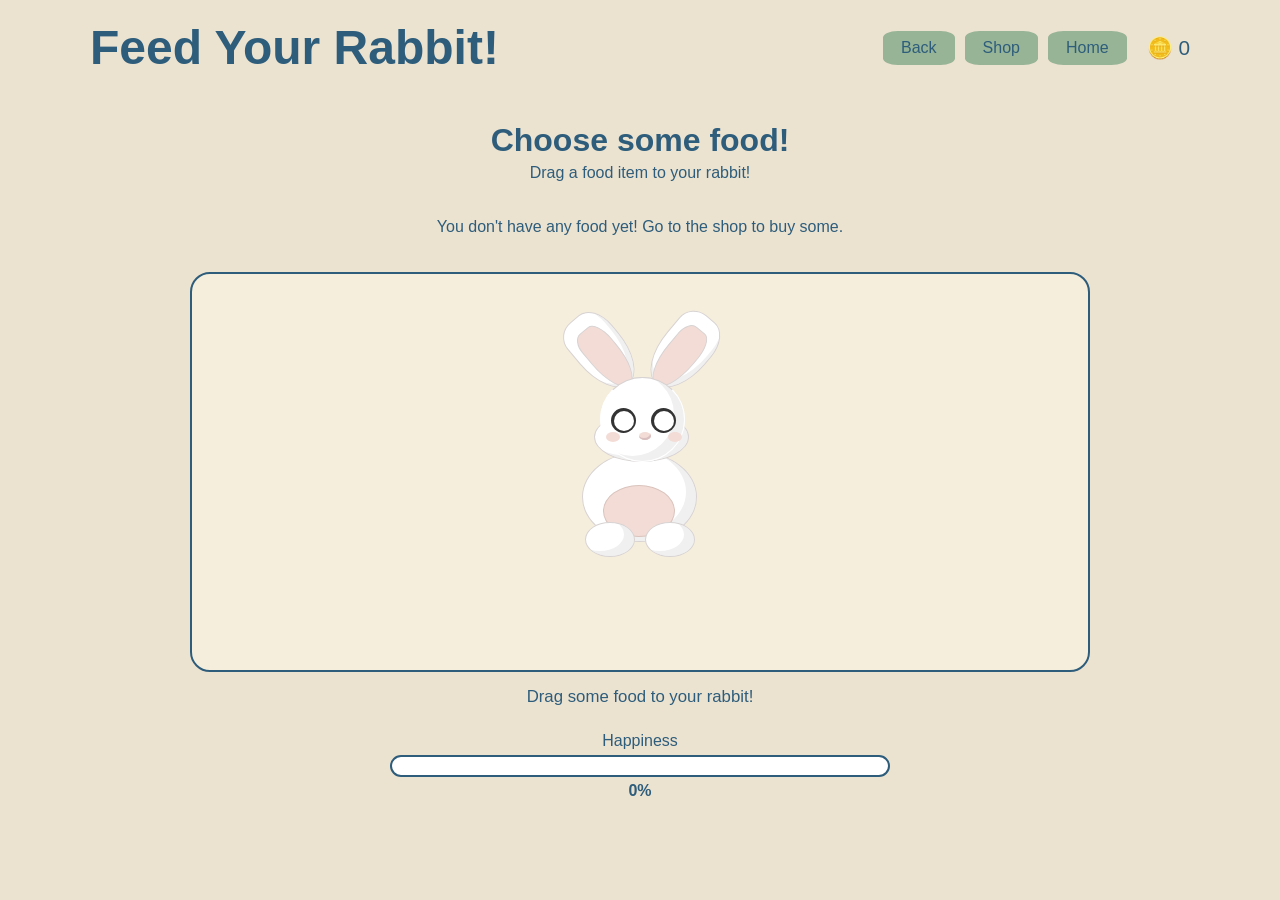
<file: feed.html>
<!DOCTYPE html>
<html lang="en">
    <head>
        <meta charset="UTF-8">
        <meta name="viewport" content="width=device-width, initial-scale=1.0">

        <title> Feed Rabbit 🥕</title>
        <link rel="stylesheet" href="feed.css">

    </head>

    <body>
        <header class="top-bar">
            <h1>Feed Your Rabbit!</h1>

            <div class="top-buttons">
                <a href="interact.html">Back</a>
                <a href="shoppage.html">Shop</a>
                <a href="index.html">Home</a>
            </div>

            <div class="coins">
                <span id="coin-count">$0</span>
            </div>
        </header>

        <main class="feed-container">
            <h2>Choose some food!</h2>
            <p class="instruction">
                Drag a food item to your rabbit!
            </p>

            <!--food items-->
            <section class="food-area">

                <div id="food-list">
                    <!--bought items will appear here-->
                </div>

            </section>

            <!--rabbit-->
            <section class="rabbit-area">
                <div id="rabbit">
                    <div class="torso"></div>
                    <div class="cheek"></div>
                    <div class="head">
                        <div class="ear left"></div>
                        <div class="ear right"></div>
                    </div>
                    <div class="head">
                        <div class="face">
                            <div class="sparkle"></div>
                            <div class="eyes"></div>
                            <div class="nose"></div>
                            <div class="cheeks"></div>
                        </div>
                    </div>
                
                    <div class="foot left"></div>
                    <div class="foot right"></div>
                </div>

                <!--reaction: Yummy~-->
                <div id="yummy">YUMMY~ </div>

                <!--reaction: sparkles-->
                <div class="food-sparkles">
                    ✨ <br> ✨<br>✨
                </div>
            </section>
            <!--feeding message-->
            <p id="feed-message">
                Drag some food to your rabbit!
            </p>

            <!--happiness-->
            <div class="happiness">
                <p>Happiness</p>
                <div class="happiness-bar">

                    <div id="happiness-fill" class="happiness-fill"></div>
                </div>

                <span id="happiness-number">70%</span>
            </div>

            <div id="night-popup" class="popup-overlay">
                <div class="popup-content">
                    <h1>Late Night Notice!</h1>
                    <p>It is past 9:00 PM. Please get some rest! Resume studying at 6.30 AM or later.</p>
                    <button id="close-popup">Dismiss</button>
                </div>
            </div>
        </main>

        <!--link to JS-->
        <script src="Rabbitdata.js"></script>
        <script src="feed.js"></script>
    </body>
</html>
</file>
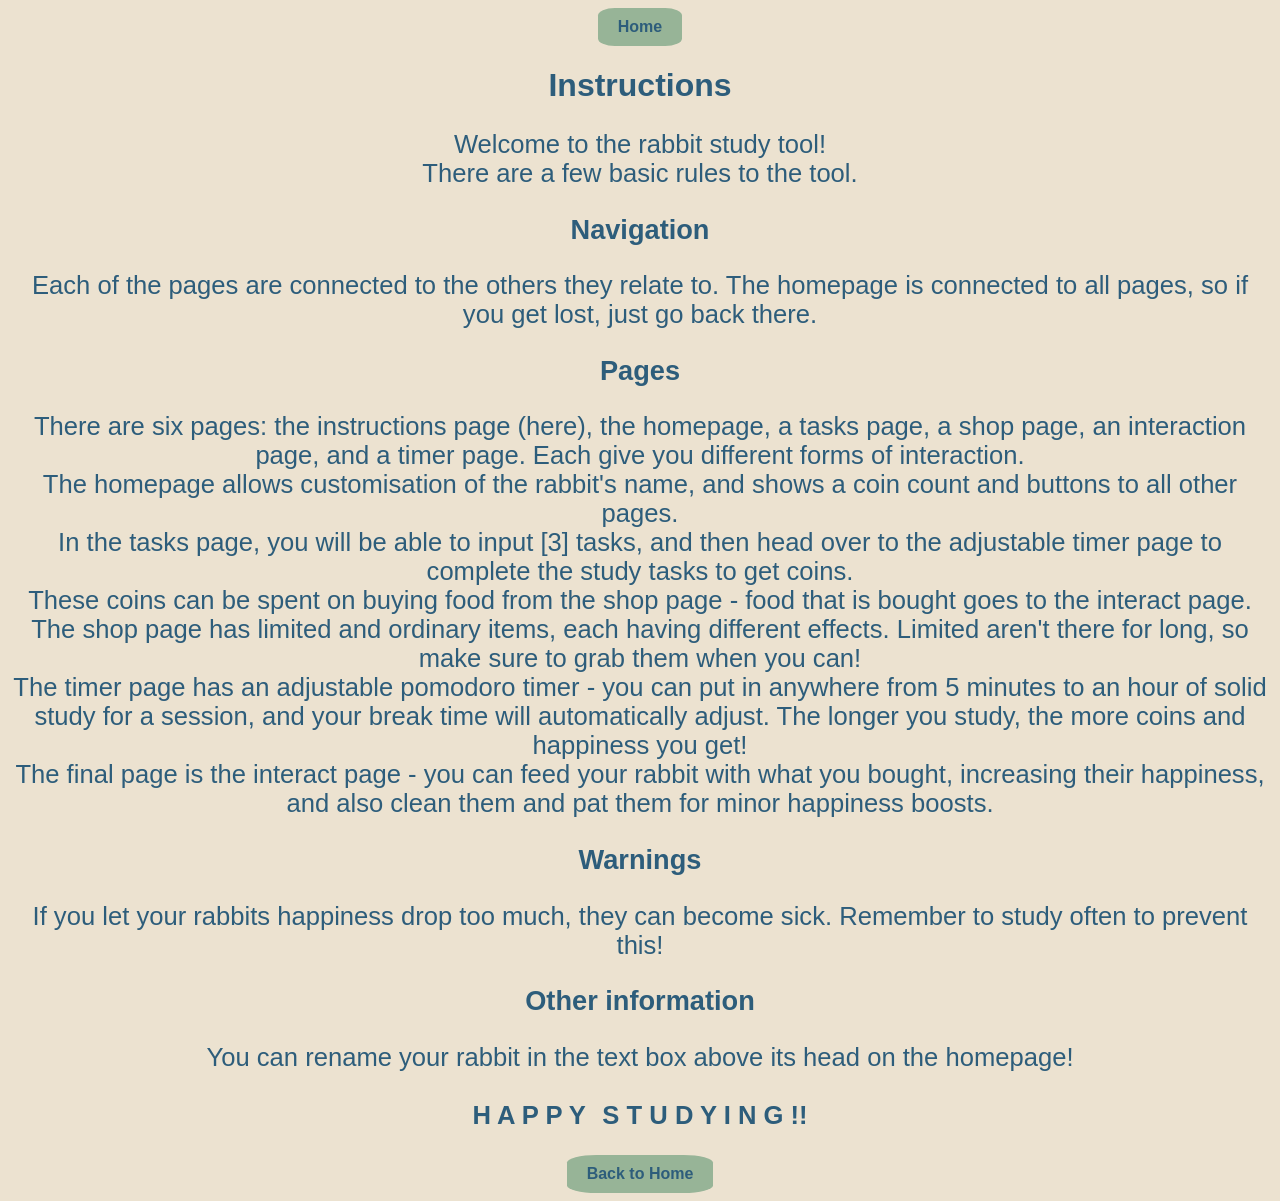
<file: instructionsv2.html>
<!-- This page is the instructions. It should contain:
  instructions on tasks, wardrobe, shop, interact, and timer pages
 An explanation of the live happiness meter -->

<html lang="en">
    <head>
        <meta charset="UTF-8">
        <meta name="viewport" content="width=device-width, initial-scale=1.0">
        <title>Rabbit tool instructions</title>

        <link rel="stylesheet" href="instructionsv2.css">
        
    <body>
        <div class="parent-container">
            <a href="index.html" class="buttonlink" id="homepage">Home</a>
            <h1 id="instruct">Instructions</h1>
            <p id="intro">
                Welcome to the rabbit study tool! <br> There are a few basic rules to the tool.
            </p>
            <h2 class="headings" id="navigation"> Navigation</h2>
            <p id="nav"> Each of the pages are connected to the others they relate to. 
                The homepage is connected to all pages, so if you get lost, just go back there. </p>
            <h2 class="headings" id="pags">Pages</h2>
            <p id="pages"> There are six pages: the instructions page (here), 
                the homepage, a tasks page, a shop page, an interaction page, 
                and a timer page. 
                Each give you different forms of interaction. <br> 
                The homepage allows customisation of the rabbit's 
                name, and shows a coin count and buttons to all other pages. <br> 
                In the tasks page, you will be able to input [3] tasks, and 
                then head over to the adjustable timer page to complete the 
                study tasks to get coins. <br> 
                These coins can be spent on buying food from the shop page - 
                food that is bought goes to the interact page.
                The shop page has limited and ordinary items, each having different effects. Limited aren't there for long, so make sure to grab
                them when you can!
                <br> The timer page has an adjustable pomodoro timer - you can put in anywhere from 5 minutes to an hour
                of solid study for a session, and your break time will automatically adjust. The longer you 
                study, the more coins and happiness you get! <br>
                The final page is the interact page - you can feed your rabbit with what you bought, increasing their happiness, 
             and also clean them and pat them for minor happiness boosts.</p>
            <h2 class="headings" id="warnings"> Warnings</h2>
            <p id="warn"> If you let your rabbits happiness drop too much, they can become sick. Remember to study often
                to prevent this!
            </p>
            <h2 class="headings" id="others"> Other information</h2>
            <p id="other">You can rename your rabbit in the text box above its head on the homepage!
                <br> <br> <b>H A P P Y  <span style="margin-left: 10px;"></span>S T U D Y I N G !!</b> <!--The span gives a larger gap between the words because [spacebar] wasn't cutting it.-->
            </p>
        </div>
        <a href="index.html" class="buttonlink" id="homepage">Back to Home</a>
        <!-- this is how u link 2 js <script src="script.js></script>"-->

        <div id="night-popup" class="popup-overlay">
            <div class="popup-content">
                <h1>Late Night Notice!</h1>
                <p>It is past 9:00 PM. Please get some rest! Resume studying at 6.30 AM or later.</p>
                <button id="close-popup">Dismiss</button>
            </div>
        </div>
        <!--link to JS-->
        <script src="Rabbitdata.js"></script>
    </body>
</html>
</file>
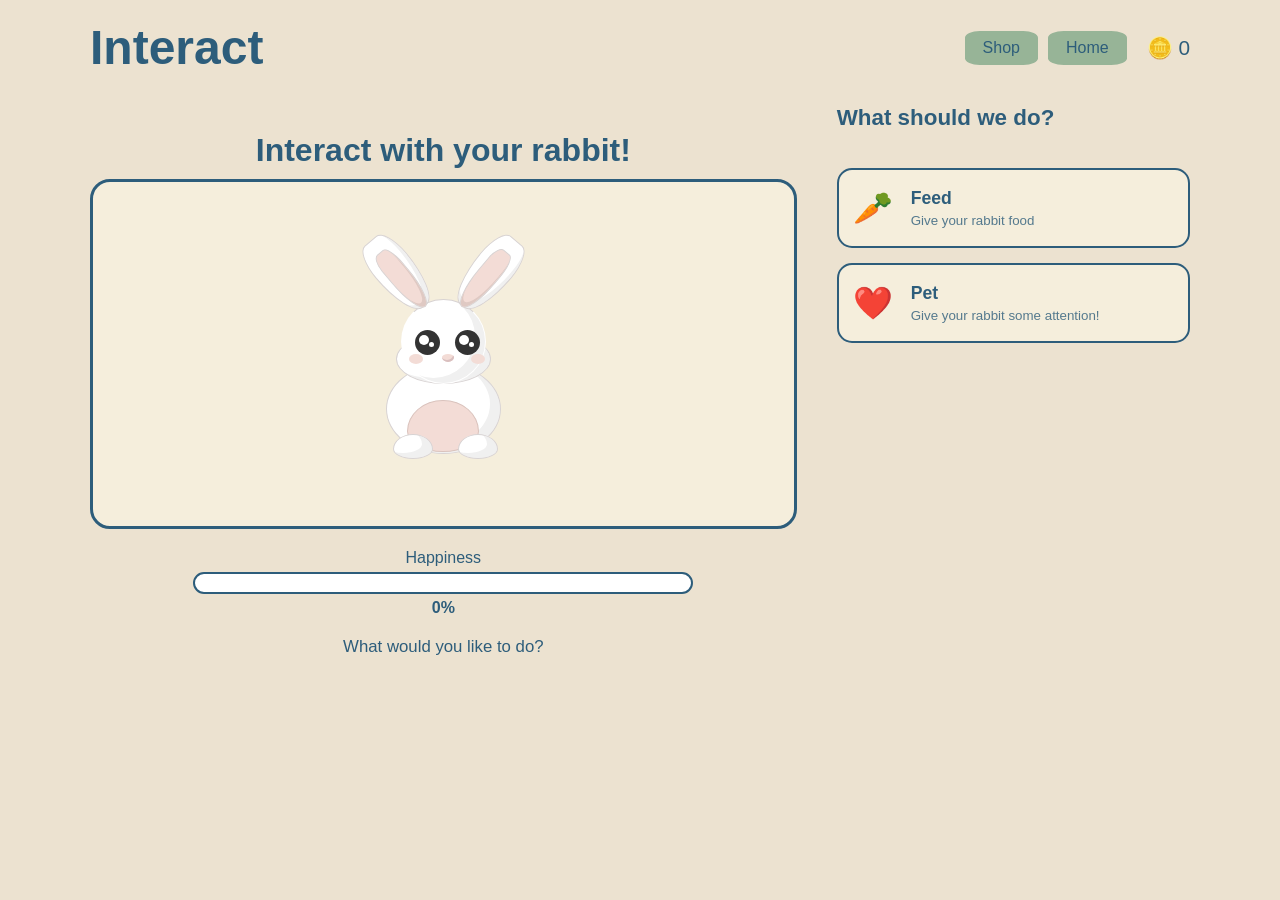
<file: interact.html>
<!DOCTYPE html>
<html lang="en">
<head>
    <meta charset="UTF-8">
    <meta name="viewport" content="width=device-width, initial-scale=1.0">

    <title>Interact page</title>

    <link rel="stylesheet" href="interact.css">
</head>

<body>
    <!--top of page-->
    <header class="top-bar">

        <h1 id="title">Interact</h1>

        <div class="top-buttons">
            <a href="shoppage.html">Shop</a>
            <a href="index.html">Home</a>
        </div>

        <div class="coins">
            <span id="coin-count"> $0</span>
        </div>

    </header>

    <!--main interaction area-->
    <main class="interact-container">
        <!--rabbit section-->
        <section class="rabbit-section">
            <h2>Interact with your rabbit!</h2>
            <div class="rabbit-area">
                <div id="rabbit">
                    <div class="torso"></div>
                    <div class="cheek"></div>

                    <div class="head">
                        <div class="ear left"></div>
                        <div class="ear right"></div>
                        
                        <div class="face">
                            <div class="sparkle"></div>
                            <div class="eyes"></div>
                            <div class="nose"></div>
                            <div class="cheeks"></div>
                        </div>
                    </div>
                    
                    <div class="foot left"></div>
                    <div class="foot right"></div>

                </div>
                
            </div>

            <!--happiness-->
            <div class="happiness">
                <p>Happiness</p>
                <div class="happiness-bar">
                    <div id="happiness-fill" class="happiness-fill"></div>
                </div>
                <span id="happiness-number">70%</span>
            </div>

            <!--message-->
            <p id="interaction-message">
                What would you like to do?
            </p>
        </section>

        <!--interaction buttons-->
        <aside class="interaction-menu">
            <h3>What should we do?</h3>

            <a href="feed.html"class="interaction-button">
                <span class="interaction-icon">🥕</span>

                <span>
                    <strong>Feed</strong>
                    <small>Give your rabbit food</small>
                </span>
            </a>

            <a href="pet.html" class="interaction-button">
                <span class="interaction-icon">❤️</span>
                <span>
                    <strong>Pet</strong>
                    <small>Give your rabbit some attention!</small>
                </span>
            </a>
        </aside>

        <div id="night-popup" class="popup-overlay">
                <div class="popup-content">
                    <h1>Late Night Notice!</h1>
                    <p>It is past 9:00 PM. Please get some rest! Resume studying at 6.30 AM or later.</p>
                    <button id="close-popup">Dismiss</button>
                </div>
        </div>
    </main>

    <!--link to js-->
    <script src="Rabbitdata.js"></script>
    <script src="interact.js"></script>
    
</body>
</html>
</file>
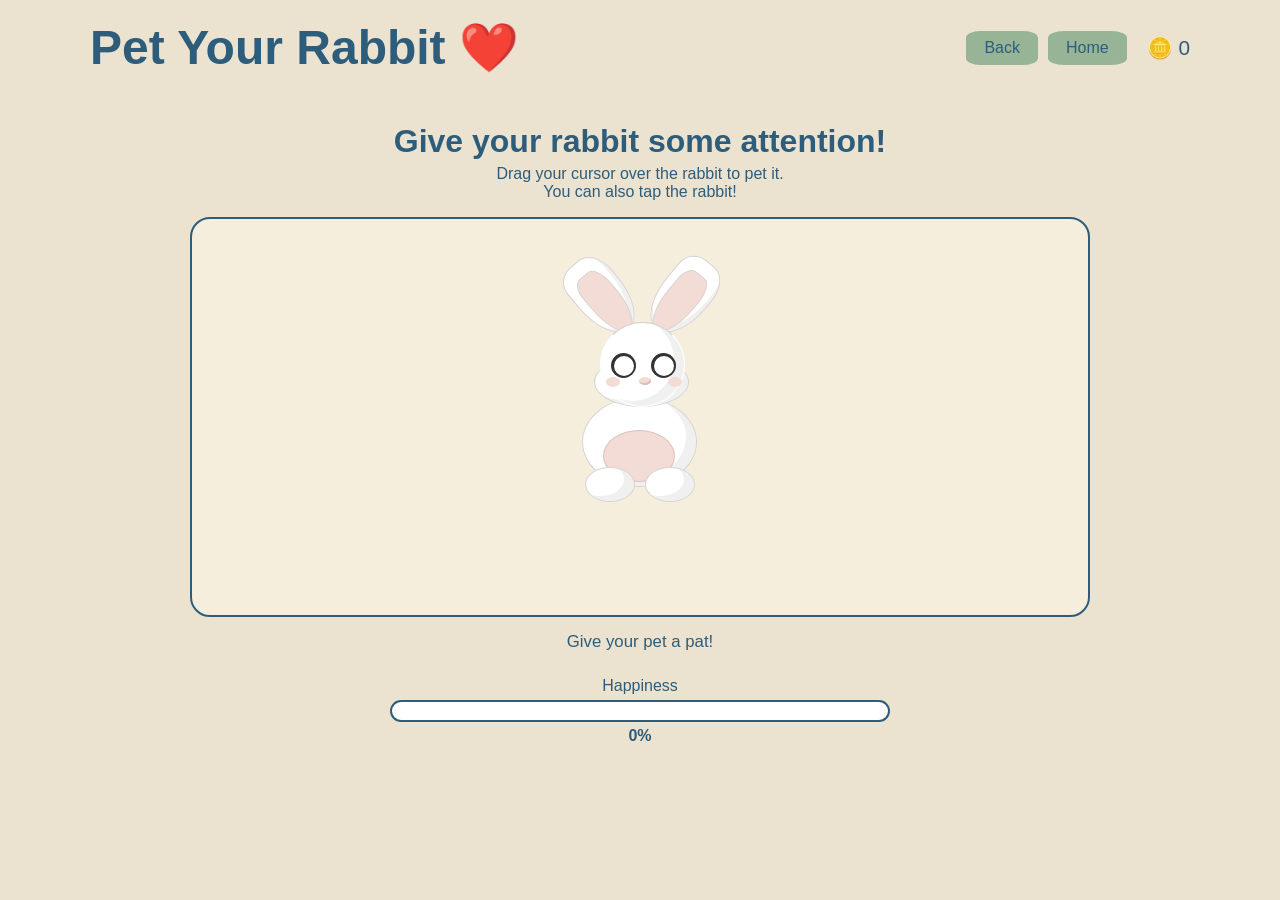
<file: pet.html>
<!DOCTYPE html>
<html lang="en">
    <head>
        <meta charset=UTF-8>
        <meta name="viewport" content="width=device-width", initial-scale="1.0">
        <title>Petting Rabbit ❤️</title>

        <link rel="stylesheet" href="pet.css">

    </head>

    <body>
        <header class="top-bar">
            <h1>Pet Your Rabbit ❤️</h1>
            <div class="top-buttons">
                <a href="interact.html">Back</a>
                <a href="index.html">Home</a>
            </div>

            <div class="coins">
               <span id="coin-count">$0</span>
            </div>
        </header>

        <main class="pet-container">
            <h2>Give your rabbit some attention!</h2>

            <p class="instruction">
                Drag your cursor over the rabbit to pet it. <br> You can also tap the rabbit!
            </p>

            <section class="rabbit-area">
                <div id="rabbit">
                    <div class="torso"></div>
                    <div class="cheek"></div>
                    <div class="head">
                        <div class="ear left"></div>
                        <div class="ear right"></div>
                    </div>
                    <div class="head">
                        <div class="face">
                            <div class="sparkle"></div>
                            <div class="eyes"></div>
                            <div class="nose"></div>
                            <div class="cheeks"></div>
                        </div>
                    </div>
                
                    <div class="foot left"></div>
                    <div class="foot right"></div>
                </div>

                <!--flowers in reaction?-->
                <div class="flowers">
                    <span>🌸</span>
                    <span>✿</span>
                    <span>🌸</span>
                    <span>✿</span>
                    <span>🌸</span>
                </div>

            </section>

            <p id="pet-message">
                Give your pet a pat!
            </p>

            <!--happiness-->
            <div class="happiness">
                <p>Happiness</p>
                <div class="happiness-bar">
                    <div id="happiness-fill" class="happiness-fill"></div>
                </div>
                <span id="happiness-number"> 40%</span>
            </div>

            <div id="night-popup" class="popup-overlay">
                <div class="popup-content">
                    <h1>Late Night Notice!</h1>
                    <p>It is past 9:00 PM. Please get some rest! Resume studying at 6.30 AM or later.</p>
                    <button id="close-popup">Dismiss</button>
                </div>
            </div>
        </main>

        <!--link to js script-->
        <script src="Rabbitdata.js"></script>
        <script src="pet.js"></script>
    </body>
</html>
</file>
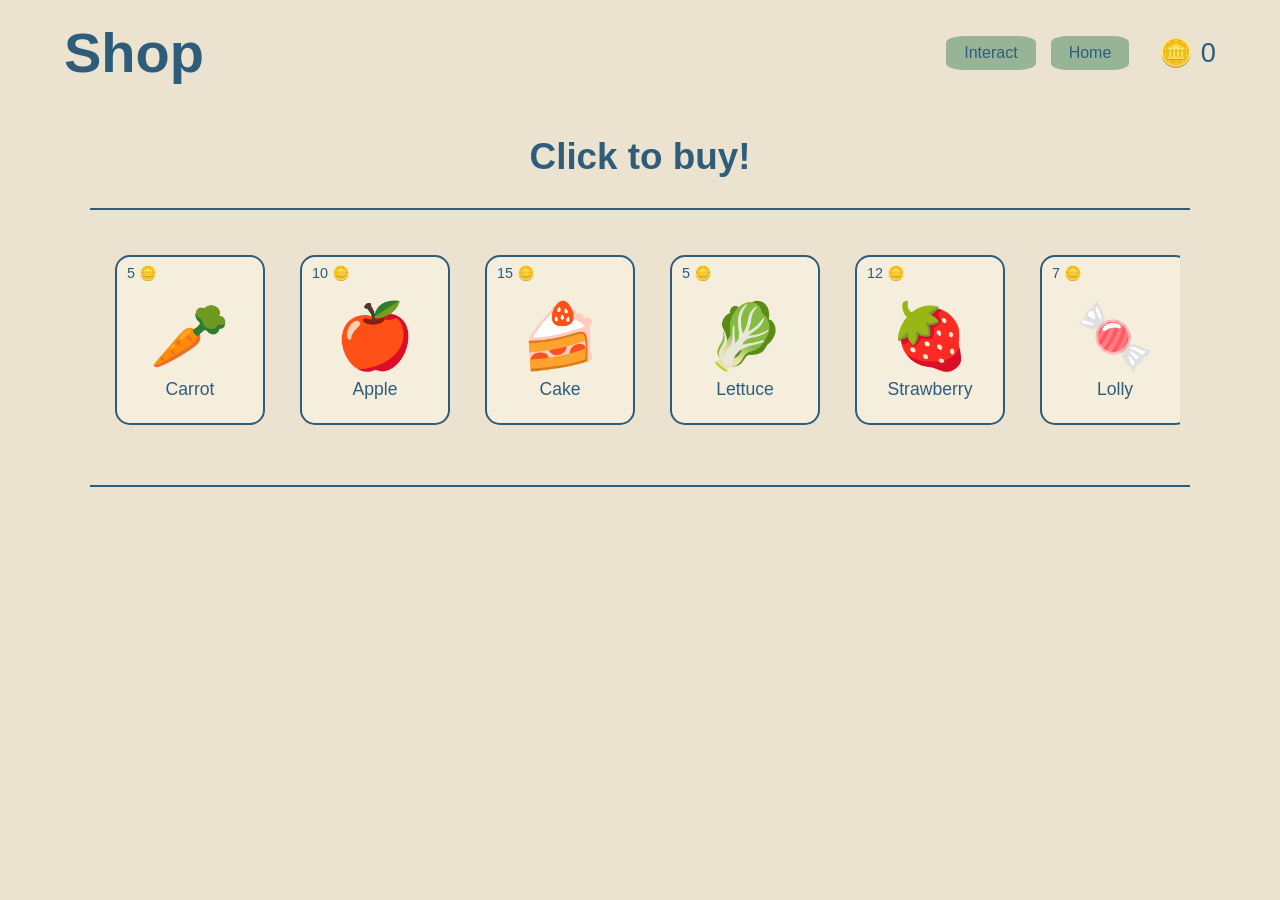
<file: shoppage.html>
<!DOCTYPE html>
<html lang="en">
<head>
    <meta charset="UTF-8">
    <meta name="viewport" content="width=device-width, initial-scale=1.0">

    <title> Shop page</title>
    <link rel="stylesheet" href="shoppage.css">
</head>

<body>
    <!--Navigation on top-->
    <header class="shop-header">
        <h1>Shop</h1>

        <nav>
            <a href="interact.html"> Interact</a>
            <a href="index.html"> Home</a>
        </nav>

        <div class="coins">
            <span id="coin-count"> 0</span>
        </div>
    </header>

    <!--Shop content-->
    <main>
        <h2>Click to buy!</h2>
        <section class="shop-container">
            <div class="food-list" id="food-list">

                <!--Food number 1 - carrots $5, 10 happiness-->
                <button class="food-item" onclick="buyFood('Carrot', 5)">
                    <div class="food-price">5 🪙</div>
                    <div class="food-image">🥕</div>
                    <p>Carrot</p>
                </button>

                <!--Food number 2 - apples $10, 8 happiness-->
                <button class="food-item" onclick="buyFood('Apple', 10)">
                    <div class="food-price"> 10 🪙</div>
                    <div class="food-image">🍎</div>
                    <p> Apple</p>
                </button>

                <!--food number 3 - cake $15, 10happiness-->
                <button class="food-item" onclick="buyFood('Cake', 15)">
                    <div class="food-price">15 🪙</div>
                    <div class="food-image">🍰</div>
                    <p> Cake</p>
                </button>

                <!--food number 4 - lettuce, $5, 5happiness-->
                <button class="food-item" onclick="buyFood('Lettuce', 5)">
                    <div class="food-price">5 🪙</div>
                    <div class="food-image">🥬</div>
                    <p>Lettuce</p>
                </button>

                <!--food number 5 - strawberry-->
                <button class="food-item" onclick="buyFood('Strawberry', 12)">
                    <div class="food-price">12 🪙</div>
                    <div class="food-image">🍓</div>
                    <p>Strawberry</p>
                </button>

                <!--food number 6- lolly -->
                <button class="food-item" onclick="buyFood('Lolly', 7)">
                    <div class="food-price">7 🪙</div>
                    <div class="food-image">🍬</div>
                    <p>Lolly</p>
                </button>

                <!--food number 7- donut -->
                <button class="food-item" onclick="buyFood('Donut', 10)">
                    <div class="food-price">10 🪙</div>
                    <div class="food-image">🍩</div>
                    <p>Donut</p>
                </button>

                <!--food number 8- watermeloon -->
                <button class="food-item" onclick="buyFood('Watermelon', 20)">
                    <div class="food-price">20 🪙</div>
                    <div class="food-image">🍉</div>
                    <p>Watermelon</p>
                </button>

            </div>

        </section>
        <!--message displayd after buying-->
        <p id="shop-message"></p>

        <div id="night-popup" class="popup-overlay">
                <div class="popup-content">
                    <h1>Late Night Notice!</h1>
                    <p>It is past 9:00 PM. Please get some rest! Resume studying at 6.30 AM or later.</p>
                    <button id="close-popup">Dismiss</button>
                </div>
        </div>

    </main>
    <!--link to javascript-->
    <script src="Rabbitdata.js"></script>
    <script src="shop.js"></script>

</body>
</html>
</file>
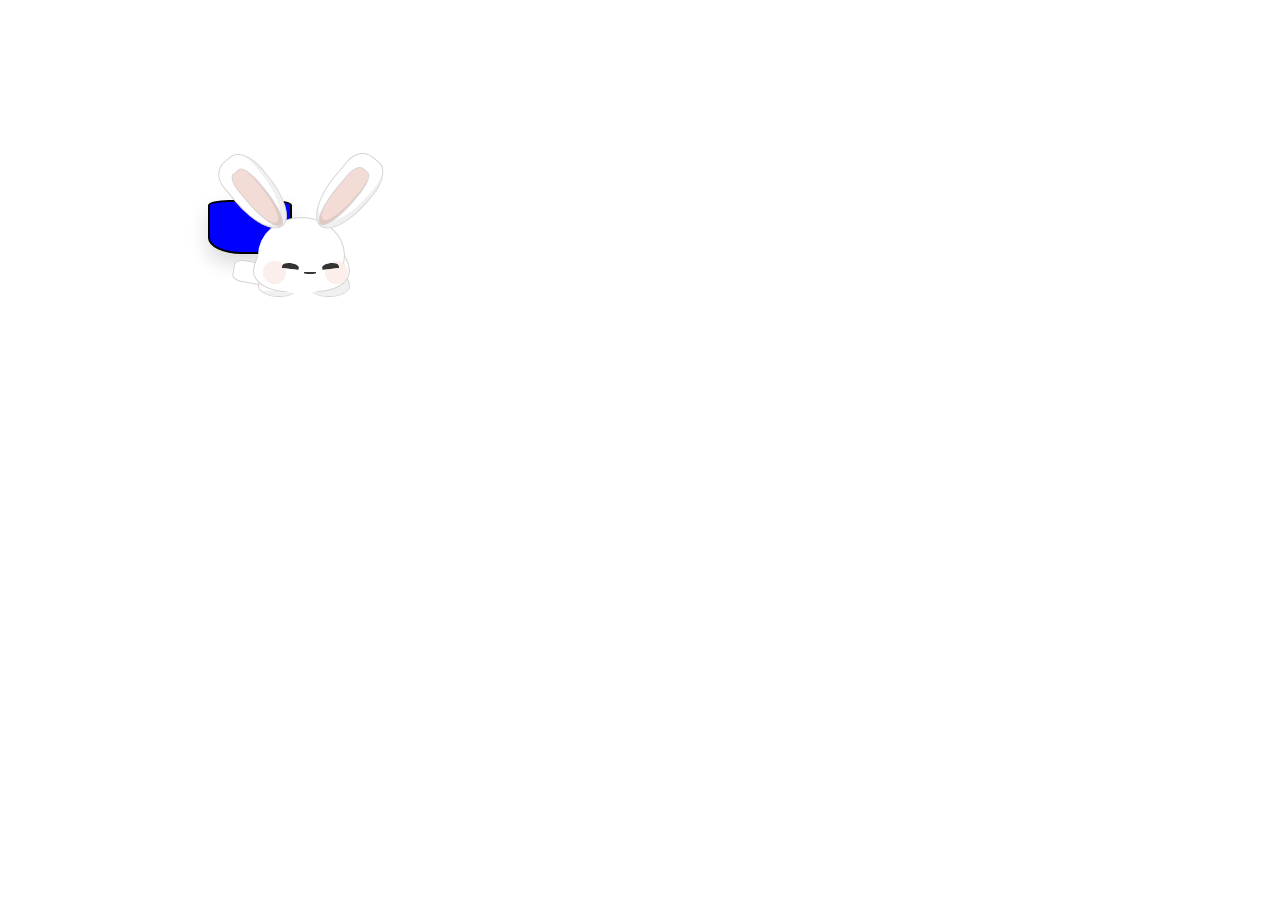
<file: sleepyrabbittesting.html>
<!-- Trial page for rabbit creation (for late night notice)-->

<html lang="en">
    <head>
        <meta charset="UTF-8">
        <meta name="viewport" content="width=device-width, initial-scale=1.0">
        <link rel="icon" type="image/png" sizes="32x32" href="./images/favicon-32x32.png">
        <title>Rabbit tool homepage</title>

        <link rel="stylesheet" href="srabbit.css">

    </head>
    <body>
        <!--EVERYTHING RABBIT-RELATED BELOW!!-->


                <!-- The Rabbit Structure -->
                <div class="rabbit-container">
                
                <div class="rabbit">

                    <div class="blanket"></div>
                    
                    <div class="torso"></div>
                    <div class="cheek"></div>

                    <div class="head">
                        <div class="ear left"></div>
                        <div class="ear right"></div>
                        
                        <div class="face">
                            <div class="cheeks"></div>
                            <div class="eyes"></div>
                            <div class="mouth"></div>

                        </div>
                    </div>
                    
                    <div class="foot left"></div>
                    <div class="foot right"></div>
                </div>
            </div>

    </body>
</html>
<!-- this is how u link 2 js <script src="script.js></script>"-->
</file>
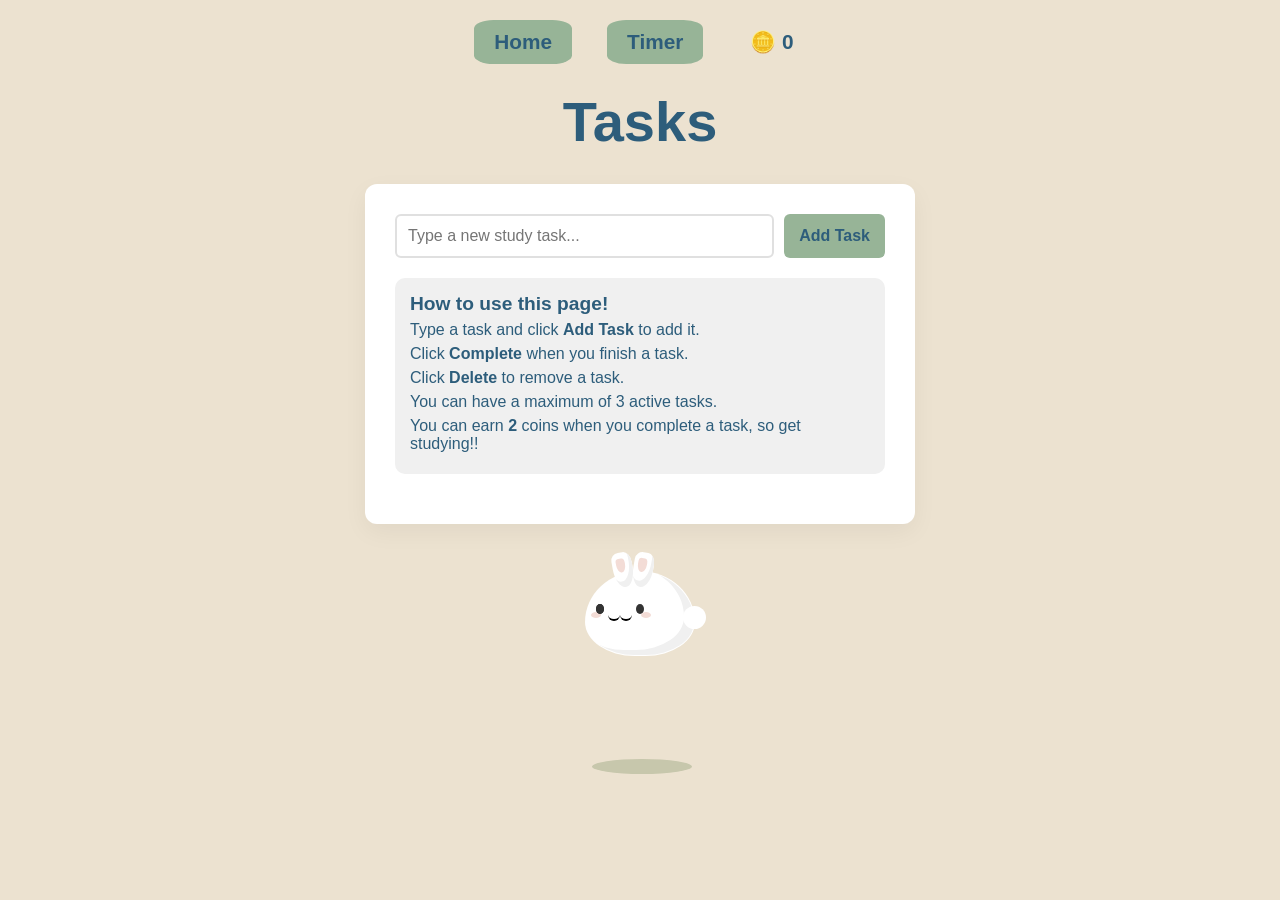
<file: tasks.html>
<!-- This page is the tasks page. It should contain instructions on use, and there should be a 
 maximum of 3 active tasks allowed before you have to complete them. completing a task earns
 2 coins. 
  -->
<!DOCTYPE html>
<html lang="en">
    <head>
        <meta charset="UTF-8">
        <meta name="viewport" content="width=device-width, initial-scale=1.0">
        <title>Tasks</title>

        <link rel="stylesheet" href="tasks.css">
        
    </head>

    <body>
        <div class="parent-container">

            <!--nav-->
            <div class="bn-container"> <!--button container-->

                <a href="index.html" class="buttonlink" id="homepage">Home</a>
                <a href="timerpage.html" class="buttonlink" id="timerpage">Timer</a>

                <span id="coin-count">🪙 0</span>
            </div>
            
            <!--page title.-->
            <h1 id="title">Tasks</h1>

            <div class="task-container">

                <div class="task-list">
                    <!-- Input section -->
                    <div class="input-area">
                        <input type="text" id="task-input" placeholder="Type a new study task...">
                        <button id="add-task-btn">Add Task</button>
                    </div>
                    
                    <div class="task-instr">
                        <strong>How to use this page!</strong>
                        <p> Type a task and click <b> Add Task</b> to add it. </p>
                        <p>Click <b>Complete</b> when you finish a task.</p>
                        <p>Click <b>Delete</b> to remove a task.</p>
                        <p>You can have a maximum of 3 active tasks.</p>
                        <p> You can earn <b>2</b> coins when you complete a task, so get studying!!</p>
                    </div>
                    <!-- Where tasks will show up -->
                    <ul id="task-list"></ul>
                </div>
            </div>
            
            <!--rabbit-->
            <div class="rabbit-container">
                <div class="rabbit">

                    <div class="head">
                        <div class="tail"></div>
                        <div class="ear left"></div>
                        <div class="ear right"></div>
                        <div class="face">
                            <div class="eyebrows"></div>
                            <div class="cheeks"></div>
                            <div class="eyes right"></div>
                            <div class="eyes left"></div>
                            <div class="mouth"></div>
                        </div>
                        
                    </div>
                </div>

                <!-- Shadow beneath the rabbit -->
                <div class="shadow"></div> <!--placed in same container to be linked under each other.-->
            </div>
        </div>

        <div id="night-popup" class="popup-overlay">
                <div class="popup-content">
                    <h1>Late Night Notice!</h1>
                    <p>It is past 9:00 PM. Please get some rest! Resume studying at 6.30 AM or later.</p>
                    <button id="close-popup">Dismiss</button>
                </div>
        </div>
        <!-- this is how u link 2 js <script src="script.js></script>"-->
         <!--shared data must load 1st-->
         <script src="Rabbitdata.js"></script>
         <!--task functionality.-->
         <script src="tasks.js"></script>
    </body>
</html>
</file>
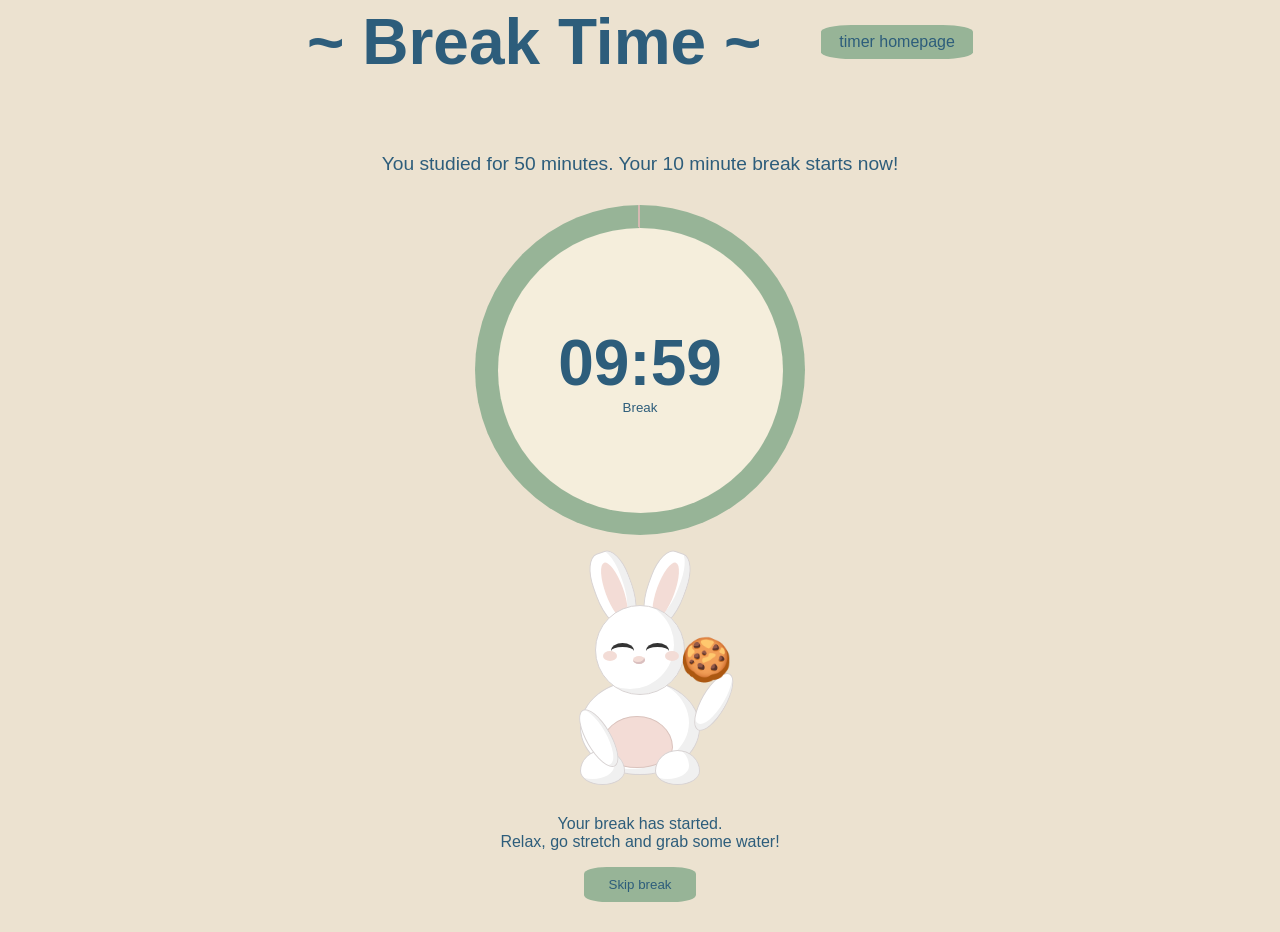
<file: timerbreak.html>
<!DOCTYPE html>
<html lang="en">
    <head>
        <meta charset="UTF-8">
        <meta name="viewport" content="width=device-width, initial-scale=1.0">
        <title>Break time!</title>
        <link rel="stylesheet" href="timerbreak.css">
    </head>

    <body>
        <header class="break-header">
            <h1>~ Break Time ~</h1>
            <a href="timerpage.html" class="home-button">timer homepage</a>
            
        </header>
        <main class="break-page">
        
            <p id="break-description">Well done! Time for a little break.</p>


            <!--Circular timer-->
            <div class="break-circle" id="break-circle">
                <div class="break-inside">
                    <span id="break-timer">
                        05:00
                    </span>
                    <small>Break</small>

                </div>
            </div>
            
            <!--Break Rabbit-->
            <div class="happy-rabbit">
                <!--ears-->
                <div class="happy-ears left"></div>
                <div class="happy-ears right"></div>

                <!--head-->
                <div class="happy-head">
                    <div class="happy-eye left"></div>
                    <div class="happy-eye right"></div>
                    <div class="happy-nose"></div>
                    <div class="happy-cheeks"></div>
                </div>
                <!--the bod-->
                <div class="body"></div> <!--let it be known that I have given up on names-->
                <!--feet-->
                <div class="foot left"></div>
                <div class="foot right"></div>
                <!--arms-->
                <div class="arm left"></div>
                <div class="arm right"></div>
                <div class="cookie">🍪</div>


            </div>

            <!--message-->
            <p id="break-message">Your break has started. <br> Relax, go stretch and grab some water!</p>
            <button id="skip-break">Skip break</button> <!--for the strange people who can go long stretches of studying.-->

            <div id="night-popup" class="popup-overlay">
                <div class="popup-content">
                    <h1>Late Night Notice!</h1>
                    <p>It is past 9:00 PM. Please get some rest! Resume studying at 6.30 AM or later.</p>
                    <button id="close-popup">Dismiss</button>
                </div>
            </div>
        </main>
        <!--JS link-->
        <script src="Rabbitdata.js"></script>
        <script src="timerbreak.js"></script>
    </body>
</html>
</file>
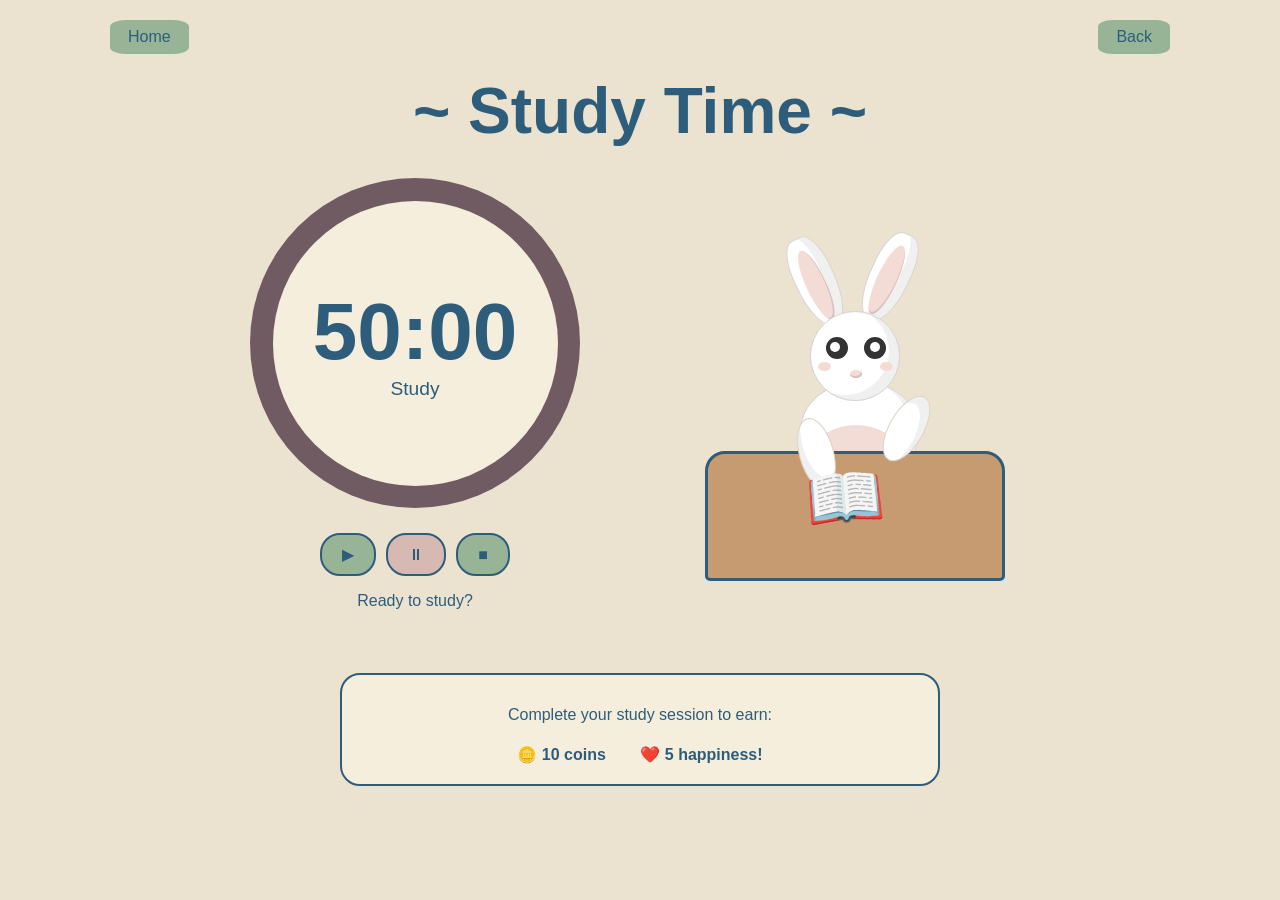
<file: timerwork.html>
<!--This section is the timer (working) section - it should contian a 
working pomodoro timer, an idle animation, and buttons
for start, end, and pause. -->
<!DOCTYPE html>
<html lang="en">
    <head>
        <meta charset="UTF-8">
        <meta name="viewport" content="width=device-width, initial-scale=1.0">
        <title>Pomodoro Timer</title>

        <link rel="stylesheet" href="timerwork.css">
    </head>

    <body>
        <main class="work-page">
            <!--top navigation-->
            <div class="top-buttons">
                <a href="index.html">Home</a>
                <a href="timerpage.html">Back</a>
            </div>

            <h1> ~ Study Time ~</h1>

            <!--main timer area-->
            <section class="study-area">

                <!--circular timer-->
                <div class="timer-container">
                    <div class="timer-circle" id="timer-circle">
                        <div class="timer-inside">
                            <span id="timer">50:00</span>
                            <small id="timer-label">Study</small>
                        </div>
                    </div>

                    <!--timer buttons-->
                    <div class="timer-buttons">
                        <button id="start-btn">▶</button>
                        <button id="pause-btn">⏸</button>
                        <button id="stop-btn">■</button>
                    </div>

                    <p id="timer-message">Ready to study?</p>
                </div>

                <!--studying rabbit- a rabbit sitting at a desk hopefully!-->
                <div class="study-rabbit-area">
                    <div class="study-rabbit-container">
                        <div class="rabbit-study">
                            <div class="head"> <!--linking ears to head animation?-->
                                <div class="ear left"></div>
                                <div class="ear right"></div>
                            </div>
                            <div class="head">
                                <div class="eyes"></div>
                                <div class="nose"></div>
                                <div class="cheeks"></div>
                            </div>

                            <div class="body"></div>
                            <div class="arm left"></div>
                            <div class="arm right"></div>
                        </div>
                        <div class="desk"></div>
                        <!--book-->
                        <div class="book">📖</div>
                    </div>
                </div>

            </section>

            <!--rewards-->
            <section class="reward-box">
                <p> Complete your study session to earn:</p>
                <strong id="coin-reward">🪙 0 coins</strong>
                <strong id="happiness-reward">❤️ +0 happiness</strong>
            </section>

            <div id="night-popup" class="popup-overlay">
                <div class="popup-content">
                    <h1>Late Night Notice!</h1>
                    <p>It is past 9:00 PM. Please get some rest! Resume studying at 6.30 AM or later.</p>
                    <button id="close-popup">Dismiss</button>
                </div>
            </div>
        </main>

        <!--link to work js-->
        <script src="Rabbitdata.js"></script>
        <script src="timerwork.js"></script>
    </body>
</html>
</file>
<file: feed.css>
*{
    box-sizing:border-box;
}

body{
    margin:0;
    background-color:#ece2d0;
    font-family: Arial, Helvetica, sans-serif;
    color:#2d5d7b;
}

/*top bar*/
.top-bar{
    width:90%;
    max-width:1100px;
    margin:0 auto;
    padding: 20px 0;

    display:flex;
    align-items:center;
    gap:20px;
}

.top-bar h1{
    margin:0;
    flex:1;
    font-size:clamp(1.8rem, 5vw, 3rem);
}

.top-buttons{
    display:flex;
    gap:10px;
}

.top-buttons a{
    text-decoration: none;
    color: #2d5d7b;
    background-color: #97b497;
    border-radius:20%;
    padding:8px 18px;
}

.coins{
    font-size: 1.3rem;
    white-space:nowrap;
}

/*main*/
.feed-container{
    width:90%;
    max-width:900px;
    margin:10px auto 30px;
    text-align:center;
}

.feed-container h2{
    font-size: clamp(1.3rem, 3vw, 2rem);
    margin-bottom:5px;
}

.instruction{
    margin-top:5px;
}

/*food*/
.food-area{
    display:flex;
    justify-content:center;
    gap:20px;
    flex-wrap:wrap;
    margin:20px auto;
}

#food-list{
    display:flex;
    justify-content:center;
    gap:15px;
    flex-wrap:wrap;
}

.food-item{
    width:110px;
    height:90px;
    display:flex;
    flex-direction:column;
    align-items:center;
    justify-content:center;

    background-color:#f5eedc;
    border:2px solid #2d5d7b;
    border-radius:20px;
    font-size: 2.5rem;
    cursor: grab; /*telss user the element can be selected and dragged*/
    transition:transform 0.2s;
}

.food-item span{
    font-size:0.9rem;
    margin-top:5px;
}

.food-item:hover{
    transform:scale(1.08);
}

.food-item:active{
    cursor:grabbing;
}

/*rabbit area*/
.rabbit-area{
    width:100%;
    height:400px;
    display:flex;
    justify-content:center;
    align-items:center;
    position:relative;
    border:2px solid #2d5d7b;
    border-radius: 20px;
    background-color:#f5eedc;
    overflow:hidden;
}

/*rabbit*/
#rabbit{
    width:150px;
    height:230px;
    position:relative;
    cursor:pointer;
    transition:transform 0.2s;
}

/*happy animation*/
#rabbit.eating{
    animation: eating 0.7s ease;
}

@keyframes eating{
    0%, 100%{
        transform:scale(1);
    }
    30% {
        transform:scale(1.15) rotate(-4deg);
    }

    60%{
        transform: scale(1.1) rotate(4deg);
    }
}

/*yummy*/
#yummy{
    position:absolute;
    top: 70px;
    font-size:2rem;
    font-weight:bold;
    opacity:0;
    transform:translateY(20px) scale(0.5);

    pointer-events:none; /*prevents element from gettinng clicked, dragged, hovered, etc. the action will instead pass to any elements below it.*/

}

#yummy.show{
    animation: yummyAnimation 1.5s ease forwards;
}

@keyframes yummyAnimation{
    0%{
        opacity:0;
        transform: translateY(20px) scale(0.5);
    }

    30%{
        opacity:1;
        transform:translateY(0) scale(1.2);
    }

    70%{
        opacity:1;
        transform:translateY(-10px) scale(1);
    }

    100%{
        opacity:0;
        transform:translateY(-50px) scale(0.8);
    }
}

/*sparkles*/
.food-sparkles{
    position:absolute;
    font-size:1.8rem;
    opacity:0;
    pointer-events:none;
}

.food-sparkles.show{
    animation: sparkleAnimation 1.3s ease;
}

@keyframes sparkleAnimation{
    0%{
        opacity:0;
        transform:scale(0.4);
    }
    30%{
        opacity:1;
        transform:scale(1.2);
    }

    70%{
        opacity:1;
        transform:scale(1);
    }

    100%{
        opacity:0;
        transform:scale(1.5);
    }
}

/*message*/
#feed-message{
    min-height:25px;margin:15px;
    font-size:1.05rem;
}

/*happiness*/
.happiness{
    width:80%;
    max-width:500px;
    margin:20px auto;
}

.happiness p{
    margin:5px;
}

.happiness-bar{
    width:100%;
    height:22px;
    border:2px solid #2d5d7b;
    border-radius:20px;
    overflow:hidden;
    background-color:white;
}

.happiness-fill{
    width:70%;
    height:100%;
    background-color:#a8c686;
    border-radius:20px;
    transition:width 0.4s;
}

#happiness-number{
    display:block;
    margin-top:5px;
    font-weight:bold;
}

/*rabbit bod*/
.head{
    width:85px;
    height:85px;
    background-color:#ffffff;
    border-radius:50%;
    border:1px solid transparent;
    border-top-color:#d8d3d3;

    position:absolute;
    top:20px;
    left:35px;
    box-shadow: inset -10px -5px 0 #f0f0f0;
}

.cheek{
    width:95px;
    height:50px;
    background-color:#ffffff;
    border-radius:50%;

    border:1px solid #d8d3d3;
    position:absolute;
    top:55px;
    left:29px;
    box-shadow: inset -10px -5px 0 #f0f0f0;

}

.torso{
    width:115px;
    height:90px;
    background-color:#ffffff;
    border-radius:50%;
    border:1px solid #d8d3d3;
    position:absolute;
    top:95px;
    left:17px;
    box-shadow: inset -10px -5px 0 #f0f0f0;

}

.torso::after{
    content:'';
    position:absolute;
    top:32px;
    left:20px;
    width:70px;
    height:50px;
    background-color:#f3dcd6;
    border-radius:50%;
    border:1px solid #dac3bd;
}

/*eyes*/
.eyes{
    width:25px;
    height:25px;
    background-color:#333333;
    border-radius:50%;
    position:absolute;
    top:30px;
    left:10px;
    box-shadow: 40px 0 0 #333333;
}

.eyes::after{
    content:"";
    position:absolute;
    background-color: white;
    width:20px;
    height:20px;

    border-radius:50%;
    left:3px;
    top:3px;
    box-shadow:40px 0 0 white;
}

/*nose*/
.nose{
    width:12px;
    height:8px;
    background-color:#f3dcd6;
    border-radius:50%;
    position:absolute;
    top:54px;
    left:38px;
    box-shadow:inset -1px -2px 0 #d9bfbf;
}

/*cheeks*/
.cheeks{
    width:14px;
    height:10px;
    background-color:#f3dcd6;
    border-radius:50%;
    position:absolute;
    top:54px;
    left:5px;
    box-shadow:62px 0 0 #f3dcd6;
}

/*eyes*/
.ear{
    width:50px;
    height:85px;
    background-color:#ffffff;
    border-radius: 70% 70% 90% 90% / 40% 60% 100% 100%;
    border: 1px solid #d8d3d3;
    position:absolute;
    top: -79px;
    transform-origin: bottom center;
    box-shadow: inset -3px -6px 0 #f0f0f0;

}

.ear::after{
    content:"";
    position:absolute;
    top:14px;
    left:8px;
    width:30px;
    height: 69px;
    background-color: #f3dcd6;
    border-radius: 60% 60% 90% 90% / 40% 60% 100% 100%;
    border:1px solid #d8d3d3;
}

.ear.left{
    left:3px;
    transform:rotate(-40deg);
}

.ear.right{
    right:3px;
    transform:rotate(40deg);
}

/*feet*/
.foot{
    width:50px;
    height:35px;
    background-color:#ffffff;
    border-radius:50%;
    border:1px solid #d8d3d3;
    position:absolute;
    top:165px;
    box-shadow:inset -10px -5px 0 #f0f0f0;
}

.foot.left{
    right:80px;

}

.foot.right{
    left:80px;
}

/* Full-screen background dim */
.popup-overlay {
    display: none; /* Hidden by default */
    position: fixed;
    top: 0;
    left: 0;
    width: 100%;
    height: 100%;
    background-color: rgba(0, 0, 0, 0.7);
    z-index: 9999; /* Keeps it on top of everything */
    justify-content: center;
    align-items: center;
    opacity: 0;
    transition: opacity 0.4s ease;
}

/* The actual message box */
.popup-content {
    background-color: #ffffff;
    padding: 30px;
    border-radius: 10px;
    text-align: center;
    max-width: 400px;
    width: 80%;
    box-shadow: 0 5px 15px rgba(0,0,0,0.3);
    transform: scale(0.7);
    transition: transform 0.4s ease;
}

/* Active class applied by JavaScript */
.popup-overlay.show {
    display: flex;
    opacity: 1;
}

.popup-overlay.show .popup-content {
    transform: scale(1);
}

/* Close button styling */
#close-popup {
    margin-top: 15px;
    padding: 10px 20px;
    background-color: #333333;
    color: #ffffff;
    border: none;
    border-radius: 5px;
    cursor: pointer;
}

#close-popup:hover {
    background-color: #555555;
}

/*mobile*/
@media (max-width:700px){
    .top-bar{
        width:94%;
        gap:8px;
    }

    .top-buttons{
        gap:5px;
    }

    .top-buttons a{
        padding: 6px 10px;
        font-size:0.85rem;
    }

    .coins{
        font-size:1rem;
    }

    .feed-container{
        width:94%;
    }

    .rabbit-area{
        height:330px;
    }

    .food-item{
        width:90px;
        height:75px;
        font-size:2rem;
    }

}
</file>
<file: instructionsv2.css>
body{
font-family:'Segoe UI', Tahoma, Geneva, Verdana, sans-serif;
color: #2D5D7B;
background-color: #ECE2D0;
text-align: center;
}

#instruct{
    font-size:clamp(2em, 2vw, 4em);
    text-align:center;
}



.buttonlink {
  display: inline-block; /*Horizontally next to other elements whilst allowing adjustion*/
  padding: 10px 20px;
  color: white;
  text-decoration: none; /* Removes the underline */
  border-radius: 20%;
  text-align: center;
  font-weight: bold;
  

}

.buttonlink:hover {
  background-color: #627a62; /* Darkens the button on hover */
}
#homepage{
  background-color: #97B497;
  color:#2d5d7b;
}

#intro{
  font-size:clamp(1em, 2vw, 1.7em);
}

.headings{
  font-size:clamp(1.7em, 2vw, 2.3em);
}

#nav{
  font-size:clamp(1em, 2vw, 1.7em);
}

#pages{
  font-size:clamp(1em, 2vw, 1.7em);
}

#warn{
  font-size:clamp(1em, 2vw, 1.7em);
}

#other{font-size:clamp(1em, 2vw, 1.7em);}

/* Full-screen background dim */
.popup-overlay {
    display: none; /* Hidden by default */
    position: fixed;
    top: 0;
    left: 0;
    width: 100%;
    height: 100%;
    background-color: rgba(0, 0, 0, 0.7);
    z-index: 9999; /* Keeps it on top of everything */
    justify-content: center;
    align-items: center;
    opacity: 0;
    transition: opacity 0.4s ease;
}

/* The actual message box */
.popup-content {
    background-color: #ffffff;
    padding: 30px;
    border-radius: 10px;
    text-align: center;
    max-width: 400px;
    width: 80%;
    box-shadow: 0 5px 15px rgba(0,0,0,0.3);
    transform: scale(0.7);
    transition: transform 0.4s ease;
}

/* Active class applied by JavaScript */
.popup-overlay.show {
    display: flex;
    opacity: 1;
}

.popup-overlay.show .popup-content {
    transform: scale(1);
}

/* Close button styling */
#close-popup {
    margin-top: 15px;
    padding: 10px 20px;
    background-color: #333333;
    color: #ffffff;
    border: none;
    border-radius: 5px;
    cursor: pointer;
}

#close-popup:hover {
    background-color: #555555;
}
</file>
<file: interact.css>
*{
    box-sizing:border-box;
}

body{
    margin:0;
    background-color:#ece2d0;
    font-family:Arial, Helvetica, sans-serif;
    color:#2d5d7b;
}

/*top bar*/
.top-bar{
    width:90%;
    max-width:1100px;
    margin:0 auto;
    padding: 20px 0;
    display: flex;
    align-items:center;
    gap:20px;
}

/*title*/
.top-bar h1{
    margin:0;
    flex:1;
    font-size: clamp(1.8rem, 5vw, 3rem);
}

/*top buttons*/
.top-buttons{
    display:flex;
    gap:10px;
}

.top-buttons a{
    text-decoration: none;
    color: #2d5d7b;
    background-color: #97b497;
    border-radius: 20%;
    padding: 8px 18px;
    transition: 0.2s;
}

.top-buttons a:hover{
    transform: scale(1.05);
}

/*coins*/
.coins{
    font-size: 1.3rem;
    white-space:nowrap;
}

/*main*/
.interact-container{
    width:90%;
    max-width:1100px;
    margin: 10px auto 30px;
    display:grid;
    grid-template-columns: 2fr 1fr;
    gap:40px;
    align-items:start;
}

/*rabbit section*/
.rabbit-section{
    text-align:center;
    min-width:0;

}

.rabbit-section h2{
    font-size: clamp(1.3rem, 3vw, 2rem);
    margin-bottom:10px;
}

/*rabbit area*/
.rabbit-area{
    width:100%;
    height:350px;
    display:flex;
    justify-content:center;
    align-items:center;
    border:3px solid #2d5d7b;
    border-radius:20px; /*makes it look like a tamagotchi screen*/
    background-color:#f5eedc;
    overflow:hidden;
}

/*rabbit*/
#rabbit{
    position: relative; /*makes it the reference point for all body parts*/
    width:280px;
    height: 200px;;
    flex-shrink:0;
    transition: transition 0.3s;
}

/*rabbit reaction*/
#rabbit.happy{
    animation: happyRabbit 0.5s ease;
}

@keyframes happyRabbit{
    0%, 100%{
        transform:scale(1);
    }
    50%{
        transform: scale(1.1) rotate(-3deg);
    }
}

.happiness{
    width:80%;
    max-width:500px;
    margin:20px auto;
}

.happiness p{
    margin:5px;
}

/*bar*/
.happiness-bar{
    width:100%;
    height:22px;
    border:2px solid #2d5d7b;
    border-radius:20px;
    overflow:hidden;
    background-color:white;
}

/*filled section*/
.happiness-fill{
    width:70%;
    height:100%;
    background-color: #a8c686;
    border-radius:20px;
    transition:width 0.4s;
}

#happiness-number{
    display:block;
    margin-top:5px;
    font-weight:bold;
}

/*interaction message*/
#interaction-message{
    min-height:25px;
    margin:10px;
    font-size:1.05rem;
}

/*interaction menu*/
.interaction-menu{
    display:flex;
    flex-direction:column;
    gap:15px;

}

.interaction-menu h3{
    margin-top:0;
    font-size: 1.4rem;

}

/*buttons*/
.interaction-button{
    width:100%;
    min-height:80px;
    display:flex;
    align-items:center;
    gap:15px;
    padding:12px;
    border:2px solid #2d5d7b;
    border-radius:15px;
    background-color:#f5eedc;
    color:#2d5d7b;
    cursor:pointer;
    text-align:left;
    transition: transform 0.2s, background-color 0.2s;
    text-decoration:none;
}

.interaction-button:hover{ /*this causes the buttons to shift to the right when hovered on. pretty cool, right?*/
    transform: translateX(5px);
    background-color:#e3d5bc;
}

/*icons*/
.interaction-icon{
    font-size:2rem;
    min-width:45px;
    text-align:center;
}

/*button text*/
.interaction-button strong{
    display:block;
    font-size:1.1rem;
}

.interaction-button small{
    display:block;
    margin-top:4px;
    opacity:0.8;
}


/* Head design */
.head {
    width: 85px;
    height: 85px;
    background-color: #ffffff;
    border-radius: 50%;
    border: 1px solid transparent;
    border-top-color:#d8d3d3;
    position: absolute;
    top:45px;
    left:98px;
    box-shadow: inset -10px -5px 0 #f0f0f0;
}

.cheek{
    width: 95px;
    height: 50px;
    background-color: #ffffff;
    border-radius: 50%;
    border: 1px solid rgb(216, 211, 211);
    position: absolute;
    top:80px;
    left:93px;
    box-shadow: inset -10px -5px 0 #f0f0f0;
}

.torso{
    width: 115px;
    height: 90px;
    background-color: #ffffff;
    border-radius: 50%;
    border: 1px solid rgb(216, 211, 211);
    position: absolute;
    left:83px; 
    top: 110px;       
    box-shadow: inset -10px -5px 0 #f0f0f0;
}

/*inner torso - pink */
.torso::after{
    content: '';
    position: absolute;
    top: 35px;
    left: 20px;
    width: 70px;
    height: 50px;
    background-color: #f3dcd6;
    border-radius: 50% 50% 50% 50% / 60% 60% 40% 40%;
    border: 1px solid #dac3bd;
}

.face{
    top:20px;
    left:10px;
}

/* Eyes */

/*inner sparkle -isn't visible. Needs to be ontop.*/
.sparkle{
    width:5px;
    height:5px;
    background-color:#ffffff;
    border-radius: 50%;
    box-shadow: 40px 0 0 #ffffff;
    margin-left:27px;
    margin-top: 42px;
    position:absolute;
    z-index:9999; /*is meant to keep the sparkle on top. */
    animation: sparkles 3s ease-in-out infinite;
}


@keyframes sparkles {
        0%, 100% { transform: translateY(1px); }
        50% { transform: translateY(5px) translateX(-3px); }
        }

.eyes {
    width: 25px;
    height: 25px;
    background-color: #333333;
    border-radius: 50%;
    position: absolute;
    top: 30px;
    left: 13px;
    box-shadow: 40px 0 0 #333333; /* Creates the second eye */
}

/*Note! COULD ANIMATE SPARKLE SO IT LIKE GOES IN A CIRCLE AND THE EYES GET LARGE?*/
.eyes::after{
    content:"";
    position: absolute;
    background-color: white;
    width: 10px;
    height: 10px;
    border-radius: 50%;
    left: 4px;
    top: 5px;
    box-shadow: 40px 0 0 white; /*creates 2nd sparkle.*/
    animation: moveRight 5s ease-in-out infinite; /*links to moveRight animation below*/
}

    
/* Nose */
.nose {
    width: 12px;
    height: 8px;
    background-color: #f3dcd6; /*analogous*/
    border-radius: 50% 50% 50% 50% / 40% 40% 60% 60%;
    position: absolute;
    top: 54px;
    left: 40px;
    box-shadow: inset -1px -2px 0 #d9bfbf; /* Creates a subtle inner shadow for depth */
}

/* Cheeks */
.cheeks {
    width: 14px;
    height: 10px;
    background-color: #f3dcd6;
    border-radius: 50%;
    position: absolute;
    top: 54px;
    left: 7px;
    box-shadow: 62px 0 0 #f3dcd6; /* Creates the second cheek */
        }

/* Base Ear Class */
.ear {
    width: 40px;
    height: 85px;
    background-color: #ffffff;
    /* border-radius: top-left top-right bottom-right bottom-left / left-top right-top right-bottom left-bottom */
    border-radius: 50% 50% 70% 70% / 60% 60% 100% 100% ;
    border: 1px solid rgb(216, 211, 211);
    position: absolute;
    top: -79px;
    transform-origin: bottom center;
    box-shadow: inset -3px -6px 0 #f0f0f0;
}
/* Inner pink layer for ears */
.ear::after {
    content: '';
    position: absolute;
    top: 14px;
    left: 8px;
    width: 20px;
    height: 69px;
    background-color: #f3dcd6;
    border-radius: 60% 60% 90% 90% / 40% 60% 100% 100%;
    border: 1px solid rgb(216, 211, 211);
    box-shadow: inset -1px -5px 0 #dfc9c3f3;
}

/*separate ear positioning*/
.ear.left {
    left: 3px;
    transform: rotate(-40deg);
}

.ear.right {
    right: 3px;
    transform: rotate(40deg);
}

.foot{
    width: 40px;
    height: 25px;
    background-color: #ffffff;
    border-radius: 50% 50% 50% 50% / 60% 60% 40% 40%;
    border: 1px solid rgb(216, 211, 211);
    position: absolute;
    top: -70px;
    transform-origin: bottom center;
    box-shadow: inset -10px -5px 0 #f0f0f0;
}
.foot.left{
    top: 180px;
    left: 90px;
}
.foot.right{
    top: 180px;
    left: 155px;
}

/* Full-screen background dim */
.popup-overlay {
    display: none; /* Hidden by default */
    position: fixed;
    top: 0;
    left: 0;
    width: 100%;
    height: 100%;
    background-color: rgba(0, 0, 0, 0.7);
    z-index: 9999; /* Keeps it on top of everything */
    justify-content: center;
    align-items: center;
    opacity: 0;
    transition: opacity 0.4s ease;
}

/* The actual message box */
.popup-content {
    background-color: #ffffff;
    padding: 30px;
    border-radius: 10px;
    text-align: center;
    max-width: 400px;
    width: 80%;
    box-shadow: 0 5px 15px rgba(0,0,0,0.3);
    transform: scale(0.7);
    transition: transform 0.4s ease;
}

/* Active class applied by JavaScript */
.popup-overlay.show {
    display: flex;
    opacity: 1;
}

.popup-overlay.show .popup-content {
    transform: scale(1);
}

/* Close button styling */
#close-popup {
    margin-top: 15px;
    padding: 10px 20px;
    background-color: #333333;
    color: #ffffff;
    border: none;
    border-radius: 5px;
    cursor: pointer;
}

#close-popup:hover {
    background-color: #555555;
}

/*MOBILE*/
@media (max-width:700px){
    .top-bar{
        width:94%;
        gap:8px
    }
    .top-buttons{
        gap:5px;
    }

    .top-buttons a{
        padding: 6px 10px;
        font-size:0.85rem;
    }
    
    .coins{
        font-size:1rem;
    }

    .interaction-container{
        width:90%;
        grid-template-columns:1fr;
        gap:30px;
    }

    .rabbit-area{
        height:280px;
    }

    #rabbit{
        width:55%;
    }

    .interaction-menu{
        width:100%;
        padding: 0 5px;
    }

    .interaction-button{
        width:100%;
        margin-left:0;
    }

}
</file>
<file: pet.css>
*{
    box-sizing:border-box;
}

body{
    margin:0;
    background-color:#ece2d0;
    font-family: Arial, Helvetica, sans-serif;
    color:#2d5d7b;
}

/*top bar*/
.top-bar{
    width:90%;
    max-width:1100px;
    margin:0 auto;
    padding: 20px 0;

    display:flex;
    align-items:center;
    gap:20px;
}

.top-bar h1{
    margin:0;
    flex:1;
    font-size:clamp(1.8rem, 5vw, 3rem);
}

.top-buttons{
    display:flex;
    gap:10px;
}

.top-buttons a{
    text-decoration: none;
    color: #2d5d7b;
    background-color: #97b497;
    border-radius:20%;
    padding:8px 18px;
}

.coins{
    font-size: 1.3rem;
    white-space:nowrap;
}

/*main*/
.pet-container{
    width:90%;
    max-width:900px;
    margin:10px auto 30px;
    text-align:center;
}

.pet-container h2{
    font-size: clamp(1.3rem, 3vw, 2rem);
    margin-bottom:5px;
}

.instruction{
    margin-top:5px;
}

/*rabbit area*/
.rabbit-area{
    width:100%;
    height:400px;
    display:flex;
    justify-content:center;
    align-items:center;
    position:relative;
    border:2px solid #2d5d7b;
    border-radius: 20px;
    background-color:#f5eedc;
    overflow:hidden;
}

/*rabbit*/
#rabbit{
    width:150px;
    height:230px;
    position:relative;
    cursor:pointer;
    transition:transform 0.2s;
}

/*JELLY BOUNCE ANIMATION!*/
#rabbit.petted{
    animation: jellyBounce 0.6s ease;
}


@keyframes jellyBounce{
    0%, 100%{
        transform:scale(1,1);
    }
    20% {
        transform:scale(1.15, 0.85);
    }

    40%{
        transform: scale(0.85, 1.15);
    }

    60%{
        transform: scale(1.08, 0.92);
    }

    80%{
        transform: scale(0.95, 1.05);
    }

}

/*flowers*/
.flowers{
    position:absolute;
    left:50%;
    top:45%;
    pointer-events:none;
    opacity:0;
}

.flowers.show{
    opacity:1;
}

.flowers span{
    position:absolute;
    font-size:1.7rem;
    opacity:0;
}

/*different flower directions*/
.flowers.show span:nth-child(1){
    animation: flowerOne 1.2s ease-out forwards;
}

.flowers.show span:nth-child(2){
    animation: flowerTwo 1.3s ease-out forwards;
}

.flowers.show span:nth-child(3){
    animation: flowerThree 1.1s ease-out forwards;
}

.flowers.show span:nth-child(4){
    animation: flowerFour 1.4s ease-out forwards;
}

.flowers.show span:nth-child(5){
    animation: flowerFive 1.2s ease-out forwards;
}


/*flower animations*/
@keyframes flowerOne{
    0%{
        opacity:0;
        transform: translate(0,0) scale(0.3) rotate(0);
    }

    20%{
        opacity:1;
    }

    100%{
        opacity:0;
        transform:translate(-100px, -100px) scale(1.2) rotate(180deg);
    }
}

@keyframes flowerTwo{
    0%{
        opacity:0;
        transform: translate(0,0) scale(0.3);
    }

    20%{
        opacity:1;
    }

    100%{
        opacity:0;
        transform:translate(80px, -120px) scale(1.1) rotate(-180deg);
    }
}

@keyframes flowerThree{
    0%{
        opacity:0;
        transform: translate(0,0) scale(0.3);
    }

    20%{
        opacity:1;
    }

    100%{
        opacity:0;
        transform:translate(-120px, 50px) scale(1.2) rotate(150deg);
    }
}

@keyframes flowerFour{
    0%{
        opacity:0;
        transform: translate(0,0) scale(0.3);
    }

    20%{
        opacity:1;
    }

    100%{
        opacity:0;
        transform:translate(110px, 60px) scale(1.2) rotate(-160deg);
    }
}

@keyframes flowerFive{
    0%{
        opacity:0;
        transform: translate(0,0) scale(0.3);
    }

    20%{
        opacity:1;
    }

    100%{
        opacity:0;
        transform:translate(0, -140px) scale(1.3) rotate(200deg);
    }
}

/*message*/
#pet-message{
    min-height:25px;
    margin:15px;
    font-size:1.05rem;
}


/*happiness*/
.happiness{
    width:80%;
    max-width:500px;
    margin:20px auto;
}

.happiness p{
    margin:5px;
}

.happiness-bar{
    width:100%;
    height:22px;
    border:2px solid #2d5d7b;
    border-radius:20px;
    overflow:hidden;
    background-color:white;
}

.happiness-fill{
    width:70%;
    height:100%;
    background-color:#a8c686;
    border-radius:20px;
    transition:width 0.4s;
}

#happiness-number{
    display:block;
    margin-top:5px;
    font-weight:bold;
}

/*rabbit bod*/
.head{
    width:85px;
    height:85px;
    background-color:#ffffff;
    border-radius:50%;
    border:1px solid transparent;
    border-top-color:#d8d3d3;

    position:absolute;
    top:20px;
    left:35px;
    box-shadow: inset -10px -5px 0 #f0f0f0;
}

.cheek{
    width:95px;
    height:50px;
    background-color:#ffffff;
    border-radius:50%;

    border:1px solid #d8d3d3;
    position:absolute;
    top:55px;
    left:29px;
    box-shadow: inset -10px -5px 0 #f0f0f0;

}

.torso{
    width:115px;
    height:90px;
    background-color:#ffffff;
    border-radius:50%;
    border:1px solid #d8d3d3;
    position:absolute;
    top:95px;
    left:17px;
    box-shadow: inset -10px -5px 0 #f0f0f0;

}

.torso::after{
    content:'';
    position:absolute;
    top:32px;
    left:20px;
    width:70px;
    height:50px;
    background-color:#f3dcd6;
    border-radius:50%;
    border:1px solid #dac3bd;
}

/*eyes*/
.eyes{
    width:25px;
    height:25px;
    background-color:#333333;
    border-radius:50%;
    position:absolute;
    top:30px;
    left:10px;
    box-shadow: 40px 0 0 #333333;
}

.eyes::after{
    content:"";
    position:absolute;
    background-color: white;
    width:20px;
    height:20px;

    border-radius:50%;
    left:3px;
    top:3px;
    box-shadow:40px 0 0 white;
}

/*nose*/
.nose{
    width:12px;
    height:8px;
    background-color:#f3dcd6;
    border-radius:50%;
    position:absolute;
    top:54px;
    left:38px;
    box-shadow:inset -1px -2px 0 #d9bfbf;
}

/*cheeks*/
.cheeks{
    width:14px;
    height:10px;
    background-color:#f3dcd6;
    border-radius:50%;
    position:absolute;
    top:54px;
    left:5px;
    box-shadow:62px 0 0 #f3dcd6;
}

/*eyes*/
.ear{
    width:50px;
    height:85px;
    background-color:#ffffff;
    border-radius: 70% 70% 90% 90% / 40% 60% 100% 100%;
    border: 1px solid #d8d3d3;
    position:absolute;
    top: -79px;
    transform-origin: bottom center;
    box-shadow: inset -3px -6px 0 #f0f0f0;

}

.ear::after{
    content:"";
    position:absolute;
    top:14px;
    left:8px;
    width:30px;
    height: 69px;
    background-color: #f3dcd6;
    border-radius: 60% 60% 90% 90% / 40% 60% 100% 100%;
    border:1px solid #d8d3d3;
}

.ear.left{
    left:3px;
    transform:rotate(-40deg);
}

.ear.right{
    right:3px;
    transform:rotate(40deg);
}

/*feet*/
.foot{
    width:50px;
    height:35px;
    background-color:#ffffff;
    border-radius:50%;
    border:1px solid #d8d3d3;
    position:absolute;
    top:165px;
    box-shadow:inset -10px -5px 0 #f0f0f0;
}

.foot.left{
    right:80px;

}

.foot.right{
    left:80px;
}

/* Full-screen background dim */
.popup-overlay {
    display: none; /* Hidden by default */
    position: fixed;
    top: 0;
    left: 0;
    width: 100%;
    height: 100%;
    background-color: rgba(0, 0, 0, 0.7);
    z-index: 9999; /* Keeps it on top of everything */
    justify-content: center;
    align-items: center;
    opacity: 0;
    transition: opacity 0.4s ease;
}

/* The actual message box */
.popup-content {
    background-color: #ffffff;
    padding: 30px;
    border-radius: 10px;
    text-align: center;
    max-width: 400px;
    width: 80%;
    box-shadow: 0 5px 15px rgba(0,0,0,0.3);
    transform: scale(0.7);
    transition: transform 0.4s ease;
}

/* Active class applied by JavaScript */
.popup-overlay.show {
    display: flex;
    opacity: 1;
}

.popup-overlay.show .popup-content {
    transform: scale(1);
}

/* Close button styling */
#close-popup {
    margin-top: 15px;
    padding: 10px 20px;
    background-color: #333333;
    color: #ffffff;
    border: none;
    border-radius: 5px;
    cursor: pointer;
}

#close-popup:hover {
    background-color: #555555;
}

/*mobile*/
@media (max-width:700px){
    .top-bar{
        width:94%;
        gap:8px;
    }

    .top-buttons{
        gap:5px;
    }

    .top-buttons a{
        padding: 6px 10px;
        font-size:0.85rem;
    }

    .coins{
        font-size:1rem;
    }

    .pet-container{
        width:94%;
    }

    .rabbit-area{
        height:330px;
    }

}
</file>
<file: shoppage.css>
* {
    box-sizing: border-box;
}

body{
    margin:0;
    background-color: #ece2d0;
    font-family: Arial, Helvetica, sans-serif;
    color: #2d5d7b;
}

/*Header*/
.shop-header{
    width:100%;
    min-height:90px;
    display:flex;
    align-items:center;
    padding: 20px 5%;
    gap: 30px;

}

/*shop title*/
.shop-header h1{
    margin:0;
    font-size: clamp(2rem, 5vw, 3.5rem);
    flex:1;

}

/*navigation*/

.shop-header nav{
    display: flex;
    gap: 15px;
}

.shop-header nav a{
    text-decoration: none;
    color: #2d5d7b;
    border-radius: 20%;
    padding: 8px 18px;
    background-color: #97b497;
    transition: 0.2s;

}

.shop-header nav a:hover{
    transform: scale(1.05);
}

/*coins*/

.coins {
    font-size: clamp(1.2rem, 3vw, 1.7rem);
    white-space: nowrap;
}

/*main*/
main {
    width:90%;
    max-width: 1100px;
    margin: 20px auto;

}

/*click to buy*/
h2 {
    text-align: center;
    font-size: clamp(1.5rem, 4vw, 2.3rem);
    margin-bottom: 30px;
}

/*food shop*/
.shop-container{
    width:100%;
    border-top: 2px solid #2d5d7b;
    border-bottom: 2px solid #2d5d7b;
    padding: 35px 10px;
}

/*food row*/
.food-list{
    display: flex;
    gap: 35px;
    overflow-x: auto;
    padding: 10px 15px 25px;

}

/*individual food items*/
.food-item{
    position:relative;
    flex: 0 0 150px;
    height: 170px;
    border: 2px solid #2d5d7b;
    border-radius: 15px;
    background-color: #f5eedc;
    cursor: pointer;
    color: #2d5d7b;
    transition: transform 0.2s, background-color 0.2s;
}

/*hover*/
.food-item:hover{
    transform: translateY(-5px);
    background-color: #e3d5bc;
}

/*price*/
.food-price{
    position:absolute;
    top:8px;
    left:10px;
    font-size:0.9rem; /*change to clamp?*/

}

/*food emoji /image*/
.food-image{
    font-size: 4rem;
    margin-top:20px;
}

/*food name*/
.food-item p{
    margin: 5px 0 0;
    font-size: 1.1rem;
}

/*message*/
#shop-message{
    text-align:center;
    min-height:25px;
    font-size:1.1rem;
    margin-top:20px;
}

/* Full-screen background dim */
.popup-overlay {
    display: none; /* Hidden by default */
    position: fixed;
    top: 0;
    left: 0;
    width: 100%;
    height: 100%;
    background-color: rgba(0, 0, 0, 0.7);
    z-index: 9999; /* Keeps it on top of everything */
    justify-content: center;
    align-items: center;
    opacity: 0;
    transition: opacity 0.4s ease;
}

/* The actual message box */
.popup-content {
    background-color: #ffffff;
    padding: 30px;
    border-radius: 10px;
    text-align: center;
    max-width: 400px;
    width: 80%;
    box-shadow: 0 5px 15px rgba(0,0,0,0.3);
    transform: scale(0.7);
    transition: transform 0.4s ease;
}

/* Active class applied by JavaScript */
.popup-overlay.show {
    display: flex;
    opacity: 1;
}

.popup-overlay.show .popup-content {
    transform: scale(1);
}

/* Close button styling */
#close-popup {
    margin-top: 15px;
    padding: 10px 20px;
    background-color: #333333;
    color: #ffffff;
    border: none;
    border-radius: 5px;
    cursor: pointer;
}

#close-popup:hover {
    background-color: #555555;
}

/*FOR MOBILE*/
@media (max-width:700px){
    .shop-header{
        padding:15px 4%;
        gap:10px;
    }

    .shop-header nav{
        gap:5px;
    }

    .shop-header nav a{
        padding: 6px 10px;
        font-size: 0.85rem;
    }

    .coins{
        font-size:1rem;
    }

    .food-list{
        gap:20px;
    }

    .food-item{
        flex-basis: 130px;
        height:150px;
    }

    .food-image{
        font-size:3.2rem;
    }
}
</file>
<file: srabbit.css>
.body{
    background-color:#d9bfbf;
}
.rabbit-container{
  /*for positioning*/
  position:relative;
  margin-top:200px;
  height: 200px;
  width:300px;

}


/* The overall rabbit body containing all parts */
.rabbit {
  position: relative;
  width: 200px;
  height: 220px;
  margin: auto;
  margin-top:20px;}

        /* Head design */
        .head {
            width: 85px;
            height: 75px;
            background-color: #ffffff;
            border-radius: 50%;
            border: 1px solid transparent;
            border-top-color:#d8d3d3;
            border-right-color:#d8d3d3;
            position: absolute;
            top: 17px;
            left: 200px;
            z-index: 2;
        }

      
        .cheek{
           width: 95px;
            height: 50px;
            background-color: #ffffff;
            border-radius: 40% 40% 35% 35% / 60% 60% 40% 40%;
            border: 1px solid rgb(216, 211, 211);
            position: absolute;
            top: 40px;
            left: 195px;
            z-index: 2;
        }


  
        .torso{
            width: 40px;
            height: 20px;
            background-color: #ffffff;
            border-radius: 25%;
            border: 1px solid rgb(216, 211, 211);
            position: absolute;
            top: 62px;
            left: 175px;
            z-index: 0;
            transform: rotate(10deg);
        }

        .face{
          top:20px;
          left:10px;
        }
        /* Eyes */

        .eyes {
            margin-top:45px;
            margin-left:23px;
            position: relative;}

        .eyes::before, .eyes::after{
            content: '';
            position:absolute;
            width: 17px;
            height: 2px;
            border-top: 6px solid #333333;
            border-radius: 50% 50% 20% 20% / 50% 50% 40% 40%;
        }

        .eyes::after{
            left:40px;
            transform: rotate(-7deg);
        }
        .eyes::before{
            transform: rotate(7deg);
        }
        /* mouth */
        .mouth {
            width: 12px;
            height: 2px;
            background-color: #333333; /*analogous*/
            border-radius: 60% 60% 100% 100% / 10% 10% 100% 100%;
            position: absolute;
            top: 54px;
            left: 45px;}

        /* Cheeks */
        .cheeks {
            width: 23px;
            height: 23px;
            background-color: #fceeea;
            border-radius: 50%;
            position: absolute;
            top: 43px;
            left: 4px;
            box-shadow: 62px 0 0 #fceeea; /* Creates the second cheek */
        }

        /* Base Ear Class */
        .ear {
            width: 40px;
            height: 85px;
            background-color: #ffffff;
            border-radius: 70% 70% 90% 90% / 40% 60% 100% 100%;
            border: 1px solid rgb(216, 211, 211);
            position: absolute;
            top: -79px;
            transform-origin: bottom center;
            box-shadow: inset -3px -6px 0 #f0f0f0;
        }
        /* Inner pink layer for ears */
        .ear::after {
            content: '';
            position: absolute;
            top: 14px;
            left: 8px;
            width: 20px;
            height: 69px;
            background-color: #f3dcd6;
            border-radius: 60% 60% 90% 90% / 40% 60% 100% 100%;
            border: 1px solid rgb(216, 211, 211);
            box-shadow: inset -1px -5px 0 #dfc9c3f3;
        }

        /*separate ear positioning*/
        .ear.left {
            left: 3px;
            transform: rotate(-40deg);
        }

        .ear.right {
            right: 3px;
            transform: rotate(40deg);
        }

        .foot{
            width: 40px;
            height: 25px;
            background-color: #ffffff;
            border-radius: 50% 50% 50% 50% / 60% 60% 40% 40%;
            border: 1px solid rgb(216, 211, 211);
            position: absolute;
            top: -70px;
            transform-origin: bottom center;
            box-shadow: inset -10px -5px 0 #f0f0f0;
        }
        .foot.left{
            top: 70px;
            left: 250px;
        }
        .foot.right{
            top: 70px;
            left: 200px;
        }

        .blanket{
            background-color:blue;
            height:50px;
            width:80px;
            border:2px solid;
            border-radius: 25% 25% 40% 40% / 10% 10% 30% 30%;
            box-shadow: 0 10px 20px rgba(0, 0, 0,.15);
            margin-left:150px;
            margin-bottom:110px; /*not working.*/
        }
</file>
<file: tasks.css>
/*rabbit should bounce up and down with a shadow*/

*{ /*universal selector - applies to everything.*/
    box-sizing:border-box; /*include an elements padding in its overall specified w and h.*/
}

html{
   font-size: 16px; /*sets the base font size for the page. 1rem = 16px*/ 
}
body{
    margin: 0;
    padding: 0 5vw; /*adds padding to the left and right of the page. 5% of the viewport width.*/
    font-family:arial, Hevetica, sans-serif;
    color: #2D5D7B;
    background-color: #ECE2D0;
}

/*nav*/
.bn-container{
    display:flex;
    justify-content:center;
    align-items:center;
    width:100%;
    gap: clamp(10px, 3vw, 35px);
    margin-top:20px;
    flex-wrap:wrap;
}

.buttonlink{
    padding:10px 20px;
    font-size:clamp(0.9rem, 2vw, 1.3rem);
    color:#2d5d7b;
    text-decoration:none; /*removes the underline*/
    border-radius:20%;
    text-align:center;
    font-weight:bold;
    cursor:pointer; /*This changes the mouse arrow icon to a clicking hand!!*/
}

#homepage, #timerpage{
    background-color:#97B497;
}

#homepage:hover, #timerpage:hover{
    background-color:#627a62; /*darkens the button on hover*/
    color:#0d181f;
}

/*coin display*/
#coin-count{
    font-size:clamp(0.9rem, 2vw, 1.3rem);
    padding:8px 12px;
    font-weight:bold;
    white-space:nowrap; /*prevents the text from wrapping to the next line.*/
}

/*title*/
#title{
    text-align:center;
    font-size:clamp(2rem, 6vw, 3.5rem);
    margin:25px 0;
}

/*tasks card*/
.task-container{
    background:#ffffff;
    width:min(100%, 550px);
    margin:30px auto;
    padding:clamp(18px, 4vw, 30px);
    border-radius:12px;
    box-shadow: 0 8px 24px #0000000d;
}

/*input area*/
.input-area{
    display:flex;
    gap:10px;
    width:100%;
    margin-bottom:20px;
}

#task-input{
    flex:1;
    min-width:0; /*prevents the input from overflowing the container.*/
    padding:11px;
    border:2px solid #e0e0e0;
    border-radius:6px;
    font-size:16px;
    outline:none;
}

#task-input:focus{
    border-color:#97B497;
}

#add-task-btn{
    flex-shrink:0; /*prevents the button from shrinking when the container is too small.*/
    background-color:#97B497;
    color:#2d5d7b;
    border:none;
    padding:11px 15px;
    border-radius:6px;
    font-size:clamp(0.85rem, 2.3vw, 1rem);
    font-weight:bold;
    cursor:pointer;
    transition:background-color 0.2s;
}

#ask-task-btn:hover{
    background-color:#7e947e;
    color:#294353;
}

/*instructions*/
.task-instr{
    background-color:#f0f0f0;
    padding:15px;
    text-align:left;
    font-size:clamp(0.85rem, 2vw, 1rem);
    margin-bottom:20px;
    border-radius:10px;
}

.task-instr strong{
    font-size:clamp(0.1rem, 2.5vw, 1.2rem);
}

.task-instr p{
    margin:6px 0;
}

/*task list*/
#task-list{
    list-style:none;
    padding:0;
    margin:0;
    width:100%;
}

/*individual task items*/
#task-list li{
    background-color:#f9f9f9;
    width:100%;
    padding:12px;
    border-radius:6px;
    margin-bottom:10px;
    color:#444444;
    font-size:clamp(0.85rem, 2.2vw, 1rem);
    border-left:4px solid #4caf50;
    display:flex;
    justify-content:space-between;
    align-items:center;
    gap:10px;
}

/*task text*/
#task-list li span{
    flex:1;
    min-width:0; /*prevents the text from overflowing the container.*/
    overflow-wrap:anywhere; /*allows the text to break anywhere to prevent overflow.*/
    text-align:left;
}

/*task buttons*/
.task-buttons{
    display:flex;
    gap:6px;
    flex-shrink:0;

}

.task-buttons button{
    border:none;
    padding: 7px 9px;
    border-radius:6px;
    font-size:clamp(0.7rem, 2vw, 0.9rem);
    font-weight:bold;
    cursor:pointer;
    white-space:nowrap;
}

.complete-btn{
    background-color:#97b497;
    color:#2d5d7b;
}

.complete-btn:hover{
    background-color:#627a62;
}

.delete-btn{
    background-color:#d46a6a;
    color:#2d5d7b;
}
.delete-btn:hover{
    background-color:#7a3b3b;
}

/*rabbit*/

.rabbit-container{
  /*for positioning*/
  position:relative;
  width:230px;
  height:220px;
  margin:40px auto 20px;
  animation: bounce 3s ease-in-out infinite;
}

/* The overall rabbit body containing all parts */
.rabbit {
  width: 120px;
  height: 160px;
  margin:auto;
  position: relative;
}

@keyframes bounce{
    0%, 100% { transform: translateY(0);}
    50%{transform: translateY(20px);}
}


/* Head design */
.head {
    width: 110px;
    height: 85px;
    background-color: #ffffff;
    border-radius: 50% 50% 45% 45% / 60% 60% 40% 40%;
    border: 1px solid transparent;
    position: absolute;
    top: 7px;
    top:7px;
    left: 5px;
    z-index: 2;
    box-shadow: inset -10px -5px 0 #f0f0f0;
}

/*face*/
.face{
    position:absolute;
    width:100%;
    height:100%;
    top:0;
    left:0;
    z-index:3;
}
        
/* Eyes */
.eyes {
    width: 8px;
    height: 10px;
    background-color: #333333;
    border-radius: 75%;
    position: absolute;
    top: 32px;
    left: 10px;
}
       
.eyes.right{
    box-shadow: 40px 0 0 #333333; /* Creates the second eye */
}
/* Cheeks */
.cheeks {
     width: 10px;
    height: 6px;
    background-color: #f3dcd6;
    border-radius: 50%;
    position: absolute;
    top: 40px;
    left: 5px;
    box-shadow: 50px 0 0 #f3dcd6; /* Creates the second cheek */
}

/*mouth*/
.mouth {
    position: relative;
    width: 20px;
    height: 12px;
    top:5px;
    left:2px;}

.mouth::before,
.mouth::after {
    content: "";
    position: absolute;
    top: 30px;
    width: 12px;
    height: 12px;
    border-bottom: 2px solid #000; /*helps control the thickness of the mouth*/
    border-radius: 0 0 20px 20px;
}

.mouth::before {
    left: 20px;
}

.mouth::after {
    left: 32px;
}

.tail{
    width: 23px;
    height: 23px;
    background-color: #ffffff;
    border-radius: 50%;
    position: absolute;
    top: 34px; 
    margin-left:97px;
    z-index:-1;
}
/* Base Ear Class */
.ear {
    width: 20px;
    height: 35px;
    background-color: #ffffff;
    border-radius: 70% 70% 90% 90% / 40% 60% 100% 100%;
    position: absolute;
    top: -20px;
    transform-origin: bottom center;
    box-shadow: inset -3px -6px 0 #f0f0f0;
    z-index:-1;
}

/*Inner pink layer for ears*/ 
.ear::after {
    content: '';
    position: absolute;
    top: 6px;
    left: 4px;
    width: 9px;
    height: 14px;
    background-color: #f3dcd6;
    border-radius: 60% 60% 90% 90% / 40% 60% 100% 100%;
}

/*separate ear positioning*/
.ear.left {
    left: 30px;
    transform: rotate(-10deg);
}

.ear.right {
    right: 44px;
    transform: rotate(10deg);
}


/* Ground shadow */
.shadow {
    width: 100px;
    height: 15px;
    background-color: #c7c7ac;
    border-radius: 50%;
    position: absolute;
    bottom: 10px;
    left:67px;
    z-index: 1;
    animation: shadow-scale 3s ease-in-out infinite;
}

/* Shadow resizing relative to height */
@keyframes shadow-scale {
    0%, 100% {
        transform: scale(0.6);
        opacity: 0.4;
    }
    50% {
        transform: scale(1);
        opacity: 1;
    }
}

/* Full-screen background dim */
.popup-overlay {
    display: none; /* Hidden by default */
    position: fixed;
    top: 0;
    left: 0;
    width: 100%;
    height: 100%;
    background-color: rgba(0, 0, 0, 0.7);
    z-index: 9999; /* Keeps it on top of everything */
    justify-content: center;
    align-items: center;
    opacity: 0;
    transition: opacity 0.4s ease;
}

/* The actual message box */
.popup-content {
    background-color: #ffffff;
    padding: 30px;
    border-radius: 10px;
    text-align: center;
    max-width: 400px;
    width: 80%;
    box-shadow: 0 5px 15px rgba(0,0,0,0.3);
    transform: scale(0.7);
    transition: transform 0.4s ease;
}

/* Active class applied by JavaScript */
.popup-overlay.show {
    display: flex;
    opacity: 1;
}

.popup-overlay.show .popup-content {
    transform: scale(1);
}

/* Close button styling */
#close-popup {
    margin-top: 15px;
    padding: 10px 20px;
    background-color: #333333;
    color: #ffffff;
    border: none;
    border-radius: 5px;
    cursor: pointer;
}

#close-popup:hover {
    background-color: #555555;
}

/*mobile*/
@media (max-width: 700px){
    body{
        padding:0 4vw;
    }

    .bn-container{
        gap:8px;
    }

    .buttonlink{
        padding:8px 14px;
    }

    .task-container{
        margin-top:20px;
    }

    .input-area{
        gap:6px;
    }

    #task-input{
        width:100%;
    }

    #add-task-btn{
        padding:10px;
    }

    #task-list li{
        align-items: stretch; /*makes child elements expand to fill their parent container*/
        flex-direction: column;
        gap:8px;
    }

    #task-list li span{
        width:100%;
    }

    .task-buttons{
        width:100%;
        margin-left:0;
        display:flex;
    }

    .task-buttons button{
        flex:1;
        padding:8px 5px;
    }

    .rabbit-container{
        margin-top:20px;
    }
}
</file>
<file: timerbreak.css>
*{
    box-sizing:border-box;
}

body{
    margin:0;
    background-color:#ece2d0;
    color:#2d5d7b;
    font-family:Arial, Helvetica, sans-serif;
    text-align:center;
}
.break-header{
    width:100%;
    display:flex;
    align-items:center;
    justify-content:center;
    gap:60px;
    margin-bottom:20px;

}
.break-page{
    width:90%;
    max-width:800px;
    margin:auto;
    padding: 30px 20px;
}

.break-header h1{
    font-size:clamp(3rem, 6vw, 4rem);
    margin:5px 0;
}

.home-button{
    text-decoration:none;
    color:#2d5d7b;
    background-color:#97b497;
    border-radius:20%;
    padding:8px 18px;
    white-space:nowrap;
}

.home-button:hover{
    background-color: #627a62;
}
#break-description{
    font-size:1.2rem;
}

/*break circle*/
.break-circle{
    width:330px;
    height:330px;
    border-radius:50%;
    background: conic-gradient(#97b497 360deg, #d5b9b2 0deg);
    display:flex;
    justify-content:center;
    align-items:center;
    margin:30px auto;
    position:relative;
}

.break-circle::before{
    content:"";
    position:absolute;
    width:285px;
    height:285px;
    background-color:#f5eedc;
    border-radius:50%;
}

.break-inside{
    position:relative;
    z-index:2;
    display:flex;
    flex-direction:column;
}

#break-timer{
    font-size:4rem;
    font-weight:bold;
}

/*rabbit*/
.happy-rabbit{
    width:200px;
    height:230px;
    margin:20px auto;
    position:relative;

}



/*head*/
.happy-head{
    width:90px;
    height:90px;
    background-color:#ffffff;
    border-radius:50%;
    border:1px solid #d8d3d3;
    position:absolute;
    left:55px;
    top:40px;
    box-shadow:inset -10px -5px 0 #f0f0f0;
    z-index:3;

}

/*ears*/
.happy-ears{
    width:38px;
    height:80px;
    background-color:#ffffff;
    border:1px solid #d8d3d3;
    border-radius:70% 70% 90% 90%;
    position:absolute;
    bottom:165px;
    z-index:2;
    box-shadow:inset -7px -5px 0 #f0f0f0;

}

.happy-ears::after{
    content:"";
    position:absolute;
    width:18px;
    height:60px;
    left:9px;
    top:10px;
    background-color:#f3dcd6;
    border-radius:60%;

}

.happy-ears.left{
    left:55px;
    transform:rotate(-20deg);
}

.happy-ears.right{
    left:107px;
    transform:rotate(20deg);
}

/*happy eyes - meant to be half closed*/
.happy-eye{
    width:23px;
    height:16px;
    border-bottom:4px solid #333333;
    border-radius:50%;
    position:absolute;
    top:37px;
}

/*making the eyes curve upwards*/
.happy-eye.left{
    left:15px;
    transform:rotate(180deg);
}

.happy-eye.right{
    right:15px;
    transform:rotate(-180deg);
}

/*nose*/
.happy-nose{
    width:12px;
    height:8px;
    background-color:#f3dcd6;
    border-radius:50%;
    position:absolute;
    left:37px;
    top:50px;
    box-shadow: inset -1px -2px 0 0 #d9bfbf;
}

/*cheeks*/
.happy-cheeks{
    width:14px;
    height:10px;
    background-color:#f3dcd6;
    border-radius:50%;
    position:absolute;
    left:7px;
    top:45px;
    box-shadow: 62px 0 #f3dcd6;
}

/*body*/
.body{
    width:120px;
    height:95px;
    background-color:#ffffff;
    border-radius:50%;
    border:1px solid #d8d3d3;
    position:absolute;
    left:40px;
    top:115px;
    box-shadow:inset -10px -5px 0 #f0f0f0;
    z-index: 1;

}
.body::after{
    content: '';
    position: absolute;
    top: 35px;
    left: 20px;
    width: 70px;
    height: 50px;
    background-color: #f3dcd6;
    border-radius: 50% 50% 50% 50% / 60% 60% 40% 40%;
    border: 1px solid #dac3bd;
}

/*feet in the positon of stretched out*/
.foot{
    width: 45px;
    height: 35px;
    background-color: #ffffff;
    border-radius: 50% 50% 50% 50% / 60% 60% 40% 40%;
    border: 1px solid rgb(216, 211, 211);
    position: absolute;
    top: 185px;
    transform-origin: bottom center;
    box-shadow: inset -10px -5px 0 #f0f0f0;
    z-index:2;
}

/*left leg*/
.foot.left{
    left:40px;
    transform:rotate(0deg);
}

/*right leg*/
.foot.right{
    right:40px;
    transform:rotate(0deg);
}

/*raised arms*/
.arm{
    width:25px;
    height:65px;
    background-color:#ffffff;
    border:1px solid #d8d3d3;
    border-radius:50%;
    position:absolute;
    top:80px;
    z-index:4;
}

/*left arm*/
.arm.left{
    left:30px;
    transform:rotate(-210deg);
    transform-origin:bottom center;
    box-shadow:inset 3px 3px 0 #f0f0f0;
}

/*right arm*/
.arm.right{
    right:30px;
    top:100px;
    transform:rotate(30deg);
    transform-origin:bottom center;
    box-shadow:inset -3px -5px 0 #f0f0f0;

}

/*biscuit*/
.cookie{
    position:absolute;
    left:140px;
    top:70px;
    font-size:42px;
    z-index:5;
    transform-origin:center bottom;
    animation: waveCookie 1.5s ease-in-out infinite;
}

/*biscuit waving (called cookie bc feels more appropriate)*/
@keyframes waveCookie{
    0%, 100%{
        transform: rotate(-12deg) translateY(0);
    }
    50%{
        transform:rotate(12deg) translateY(-8px);
    }
}


/*message*/
#break-message{
    min-height:25px;
}

/*skip button*/
#skip-break{
    text-decoration:none;
    border-radius:20%;
    background-color:#97b497;
    color:#2d5d7b;
    padding:10px 25px;
    cursor:pointer; 
    white-space:nowrap;
    border:none;
}

#skip-break:hover{
    transform:scale(1.05);
}

/* Full-screen background dim */
.popup-overlay {
    display: none; /* Hidden by default */
    position: fixed;
    top: 0;
    left: 0;
    width: 100%;
    height: 100%;
    background-color: rgba(0, 0, 0, 0.7);
    z-index: 9999; /* Keeps it on top of everything */
    justify-content: center;
    align-items: center;
    opacity: 0;
    transition: opacity 0.4s ease;
}

/* The actual message box */
.popup-content {
    background-color: #ffffff;
    padding: 30px;
    border-radius: 10px;
    text-align: center;
    max-width: 400px;
    width: 80%;
    box-shadow: 0 5px 15px rgba(0,0,0,0.3);
    transform: scale(0.7);
    transition: transform 0.4s ease;
}

/* Active class applied by JavaScript */
.popup-overlay.show {
    display: flex;
    opacity: 1;
}

.popup-overlay.show .popup-content {
    transform: scale(1);
}

/* Close button styling */
#close-popup {
    margin-top: 15px;
    padding: 10px 20px;
    background-color: #333333;
    color: #ffffff;
    border: none;
    border-radius: 5px;
    cursor: pointer;
}

#close-popup:hover {
    background-color: #555555;
}


/*mobile*/
@media (max-width:700px){
    .break-page{
        padding:10px;
    }

    .break-header{
        flex-direction:column;
        gap:10px;
        margin-bottom:5px;
    }

    .break-header h1{
        font-size: 2rem;
        margin: 5px 0;
    }

    .home-button{
        padding:7px 12px;
        font-size:0.85rem;
    }

    #break-description{
        font-size: 1rem;
        margin:10px 0;
    }

    .break-circle{
        width:210px;
        height:210px;
        margin:15px auto;
    }

    .break-circle::before{
        width:180px;
        height:180px;
    }

    #break-timer{
        font-size:2.8rem;
    }

    /*shrink whole rabbit*/
    .happy-rabbit{
        width:200px;
        height:230px;
        margin:10px auto;
        position:relative;
        transform:scale(0.65);
        transform-origin:top center;
    }

    #break-message{
        margin:20px 0 10px;
        font-size:0.9rem;
    }

    #skip-break{
        border:none;
        padding: 8px 20px;
        font-size:0.9rem;
    }
}
</file>
<file: timerwork.css>
*{
  box-sizing:border-box;
}

body{
  margin:0;
  background-color:#ece2d0;
  color:#2d5d7b;
  font-family:Arial, Helvetica, sans-serif;
  text-align:center;

}

/*main page*/
.work-page{
  width:90%;
  max-width:1100px;
  margin:auto;
  padding:20px;

}

/*nav*/
.top-buttons{
  display:flex;
  justify-content:space-between;
}

.top-buttons a{
  text-decoration:none;
  color:#2d5d7b;
  background-color:#97b497;
  border-radius:20%;
  padding:8px 18px;
}

.top-buttons a:hover{
  background-color: #627a62;
}

/*title*/
h1{
  font-size: clamp(2rem, 6vw, 4rem);
  margin:20px 0 30px;
}

/*study layout*/
.study-area{
  display:flex;
  justify-content:center;
  align-items:center;
  gap:100px;
  margin-top:20px;
}

/*timer*/
.timer-container{
  display:flex;
  flex-direction:column;
  align-items:center;
}

/*circular timer*/
.timer-circle{
  width:330px;
  height:330px;
  border-radius:50%;
  display:flex;
  justify-content:center;
  align-items:center;
  background: conic-gradient(#715b62 360deg, #d5b9b2 0deg); /*should create a gradient of the 2 colors*/
  position:relative;
  transition: background 0.5s linear;
}

/*creates the inside of the circle*/
.timer-circle::before{
  content:"";
  position:absolute;
  width:285px;
  height:285px;
  background-color:#f5eedc;
  border-radius:50%;
}

/*timer text*/
.timer-inside{
  position:relative;
  z-index:2; /*only applicable if position isn't absolute?*/
  display:flex;
  flex-direction:column;
  align-items:center;

}

#timer{
  font-size:clamp(3rem, 7vw, 5rem);
  font-weight:bold;
}

#timer-label{
  font-size:1.2rem;
}

/*buttons*/
.timer-buttons{
  display: flex;
  gap:10px;
  margin-top:25px;
}

.timer-buttons button{
  border: 2px solid #2d5d7b;
  background-color:#97b497;
  color:#2d5d7b;
  border-radius:20px;
  padding:10px 20px;
  font-size:1rem;
  cursor:pointer;
}

.timer-buttons button:hover{
  transform:scale(1.05);
  background-color:#627a62;
}

#pause-btn{
  background-color:#d5b9b2;
}

#stop-btn{
  background-color:#97b497;
}

/*message*/
#timer-message{
  min-height:25px;

}

/*rabbit area*/
.study-rabbit-area{
  width: 350px;
  height:350px;
  display:flex;
  justify-content:center;
  align-items:flex-end;
}

/*desk*/
.desk{
  width:300px;
  height:130px;
  background-color:#c79b72;
  border:3px solid #2d5d7b;
  border-radius: 20px 20px 5px 5px;
  position:relative;
}

/*container added to keep things in their spots*/
.study-rabbit-container{
  width:300px;
  height:130px;
  border:3px transparent;
  position:relative;
}

/*rabbit*/
.rabbit-study{
  position:absolute;
  width:180px;
  height:220px;
  left:60px;
  bottom:80px;
}

/*rabbit head*/
.rabbit-study .head{
  width:90px;
  height:90px;
  background-color:#ffffff;
  border-radius:50%;
  border:1px solid #d8d3d3;
  position:absolute;
  left:45px;
  top:30px;
  z-index:3;
  box-shadow:inset -10px -5px 0 #f0f0f0;
  transform-origin:bottom center;
  animation: studyHead 5s ease-in-out infinite;

}

/*head tilt (study head)*/
@keyframes studyHead{
  0%, 100%{
    transform: rotate(40deg);
  }

  20%{
    transform:rotate(30deg);
  }
  50%{
    transform:rotate(-10deg);
  }

  80%{
    transform:rotate(40deg);
  }

}

/*ears*/
.rabbit-study .ear{
  width:40px;
  height:95px;
  background-color:#ffffff;
  border-radius:70% 70% 90% 90%;
  border: 1px solid #d8d3d3;
  position:absolute;
  bottom:75px;
  z-index:1; /*may not work?*/


}

.rabbit-study .ear::after{
  content:"";
  position:absolute;
  top:12px;
  left:8px;
  width:20px;
  height:75px;
  background-color:#f3dcd6;
  border-radius:60%;
    box-shadow:inset -1px -2px 0 0 #d9bfbf;

}

.rabbit-study .ear.left{
  left:5px;
  transform:rotate(-25deg);
  transform-origin:bottom center;
  box-shadow:inset -10px -5px 0 #f0f0f0; /*inset changes from outer shadow to inner shadow*/
}



.rabbit-study .ear.right{
  right:-10px;
  transform:rotate(25deg);
  box-shadow:inset -10px -5px 0 #f0f0f0;

}

/*eyes*/
.rabbit-study .eyes{
  width:22px;
  height:22px;
  background-color:#333333;
  border-radius:50%;
  position:absolute;
  top:25px;
  left:15px;
  box-shadow: 38px 0 #333333;
}

/*eye sparkles*/
.rabbit-study .eyes::after{
  content:"";
  position: absolute;
  background-color: white;
  width: 10px;
  height: 10px;
  border-radius: 50%;
  left: 4px;
  top: 5px;
  box-shadow: 40px 0 0 white; /*creates 2nd sparkle.*/
}

/*nose*/
.rabbit-study .nose{
  width:12px;
  height:8px;
  background-color:#f3dcd6;
  border-radius:50%;
  position:absolute;
  left:39px;
  top:58px;
  box-shadow:inset -1px -2px 0 0 #d9bfbf;
}

/*cheeks*/
.rabbit-study .cheeks{
  width:13px;
  height:9px;
  background-color:#f3dcd6;
  border-radius:50%;
  position:absolute;
  left:7px;
  top:50px;
  box-shadow: 62px 0 #f3dcd6;
}

/*body*/
.rabbit-study .body{
  width:120px;
  height:100px;
  background-color:#ffffff;
  border-radius:50%;
  border: 1px solid #d8d3d3;
  position:absolute;
  left:35px;
  top:100px;
  box-shadow: inset -10px -5px 0 #f0f0f0;
}

.rabbit-study .body::after{
  content:"";
  position:absolute;
  width:80px;
  height:50px;
  background-color:#f3dcd6;
  border-radius:50%;
  left:15px;
  bottom:5px;
}

/*arms*/
.rabbit-study .arm{
  width:73px;
  height:35px;
  background-color:#ffffff;
  border-radius:50%;
  position:absolute;
  top: 130px;
  z-index: 4;
  border:1px solid #d8d3c3;
  box-shadow:inset -10px -5px 0 #f0f0f0;


}

.rabbit-study .arm.left{
  left:15px;
  top:155px;
  transform:rotate(75deg);
}

.rabbit-study .arm.right{
  right:2px;
  transform:rotate(-60deg);

}

/*book*/
.book{
  position:absolute;
  z-index:5;
  left:100px;
  top:10px;
  font-size:4rem;
  transform:rotate(-5deg);
}

/*rewards*/
.reward-box{
  margin:40px auto 0;
  max-width:600px;
  padding:15px;
  border:2px solid #2d5d7b;
  border-radius:20px;
  background-color:#f5eedc;
}

.reward-box strong{
  display:inline-block;
  margin:5px 15px;
}

/* Full-screen background dim */
.popup-overlay {
    display: none; /* Hidden by default */
    position: fixed;
    top: 0;
    left: 0;
    width: 100%;
    height: 100%;
    background-color: rgba(0, 0, 0, 0.7);
    z-index: 9999; /* Keeps it on top of everything */
    justify-content: center;
    align-items: center;
    opacity: 0;
    transition: opacity 0.4s ease;
}

/* The actual message box */
.popup-content {
    background-color: #ffffff;
    padding: 30px;
    border-radius: 10px;
    text-align: center;
    max-width: 400px;
    width: 80%;
    box-shadow: 0 5px 15px rgba(0,0,0,0.3);
    transform: scale(0.7);
    transition: transform 0.4s ease;
}

/* Active class applied by JavaScript */
.popup-overlay.show {
    display: flex;
    opacity: 1;
}

.popup-overlay.show .popup-content {
    transform: scale(1);
}

/* Close button styling */
#close-popup {
    margin-top: 15px;
    padding: 10px 20px;
    background-color: #333333;
    color: #ffffff;
    border: none;
    border-radius: 5px;
    cursor: pointer;
}

#close-popup:hover {
    background-color: #555555;
}

/*mobile*/
@media (max-width:700px){
  .work-page{
    padding:10px;
  }

  h1{
    margin:10px 0 15px;
    font-size:2rem;
  }

  .study-area{
    flex-direction:column;
    gap:30px;
    margin-top:5px;
  }

  .timer-circle{
    width:210px;
    height:210px;
  }

  .timer-circle::before{
    width:180px;
    height:180px;
  }

  #timer{
    font-size:2rem;
  }

  #timer-label{
    font-size:1rem;
  }

  .timer-buttons{
    margin-top:10px;
  }

  .timer-buttons button{
    padding:7px 14px;
  }

  #timer-message{
    margin:8px 0;
  }

  .study-rabbit-area{
    width:300px;
    height:230px;
    transform:scale(0.65);
    transform-origin:top center;
  }

  .reward-box{
    margin-top:0; 
    padding:10px;
  }

  .reward-box strong{
    margin:3px 8px;
  }
}
</file>
